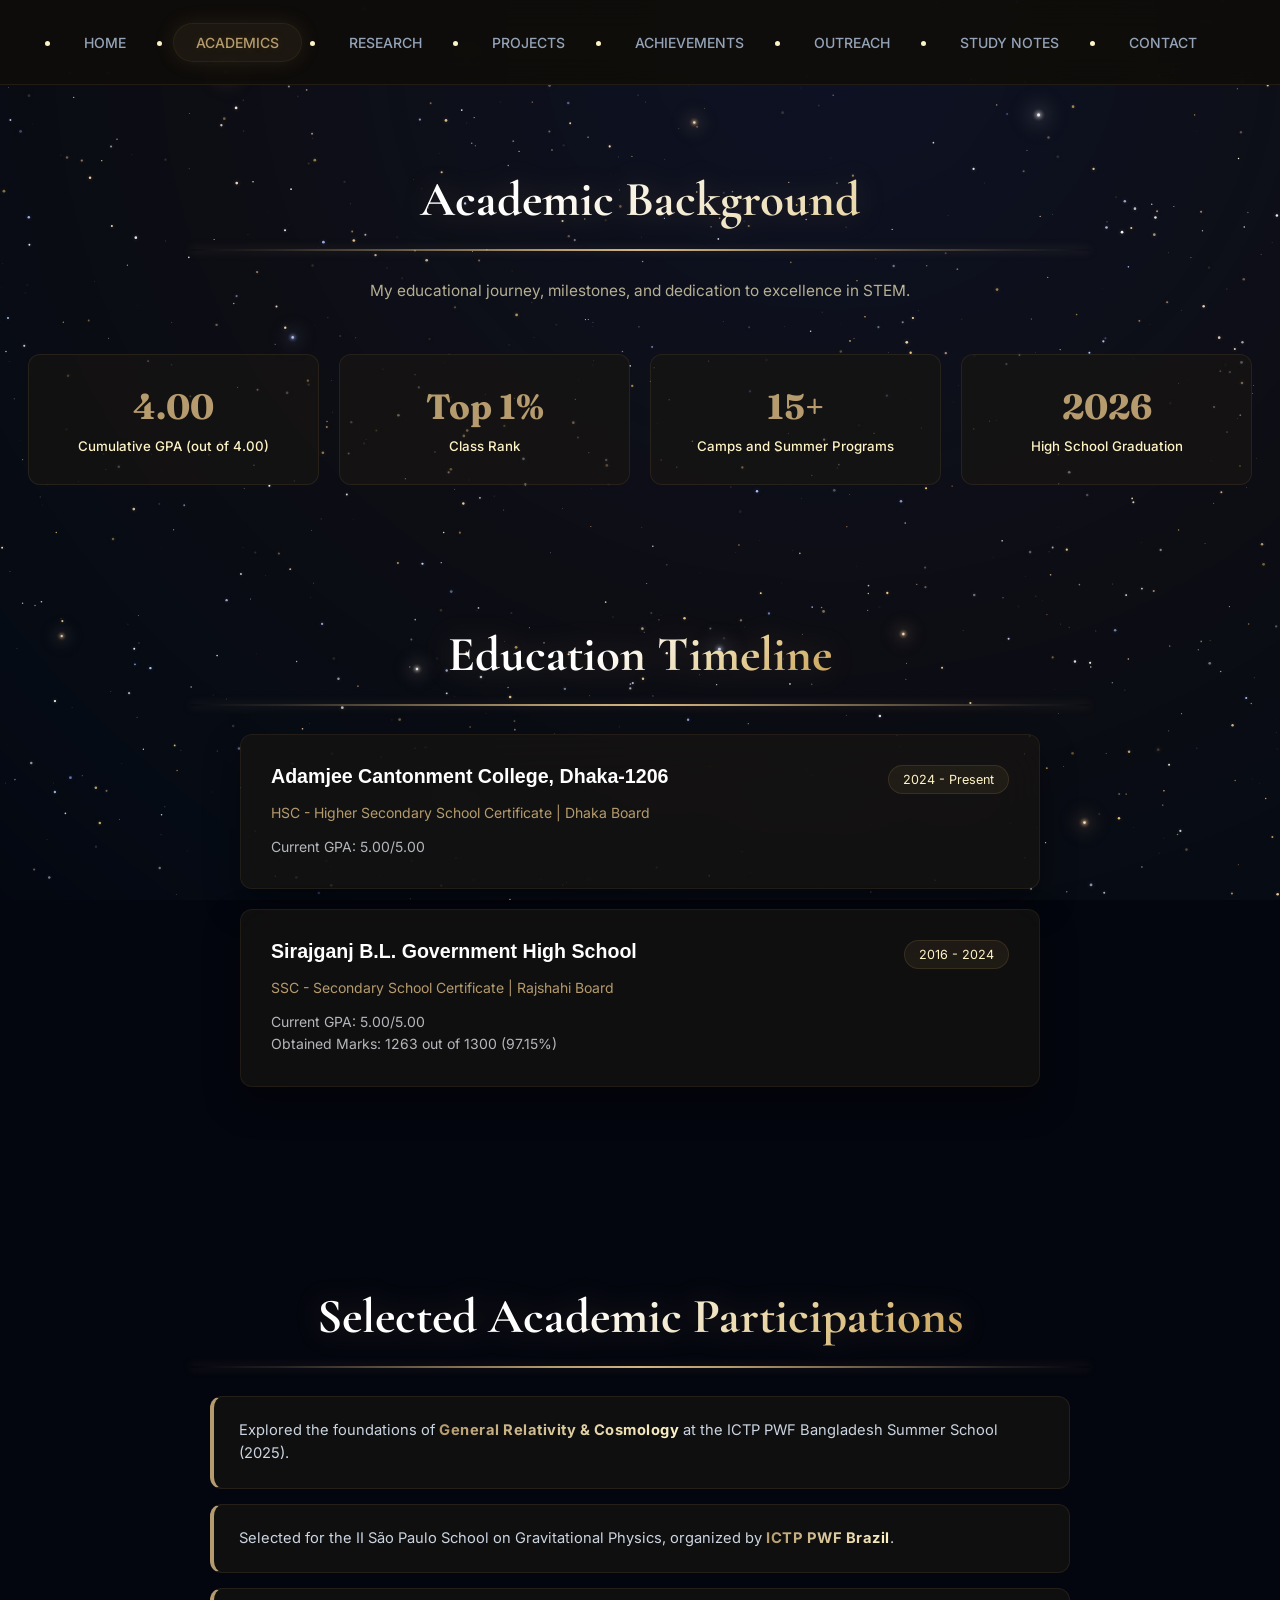
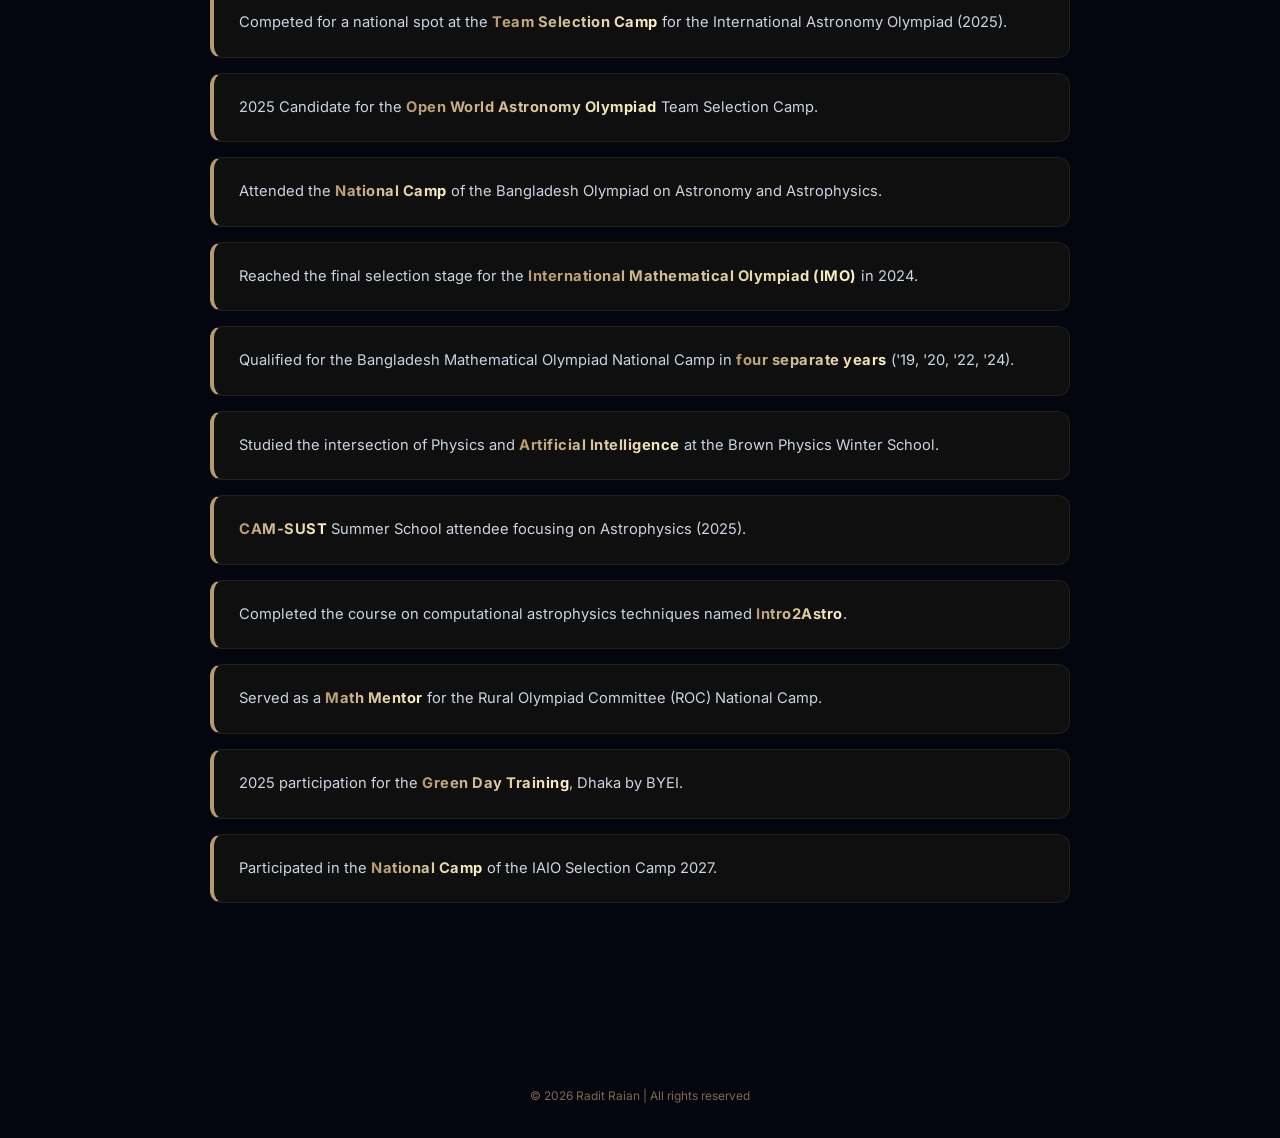
<file: academics.html>
<!DOCTYPE html>
<html lang="en">
<head>
  <meta charset="UTF-8">
  <meta name="viewport" content="width=device-width, initial-scale=1.0">
  <title>Academics | Radit Raian</title>

  <link rel="icon" type="image/png" href="https://i.postimg.cc/Qx4C6gTV/orion.png">

  <link rel="preconnect" href="https://fonts.googleapis.com">
  <link rel="preconnect" href="https://fonts.gstatic.com" crossorigin>
  <link href="https://fonts.googleapis.com/css2?family=Orbitron:wght@400;500;700;900&family=Rajdhani:wght@300;400;500;600;700&display=swap" rel="stylesheet">
  <link href="https://fonts.googleapis.com/css2?family=Inter:wght@400;500;700&family=Roboto:wght@400;700&display=swap" rel="stylesheet">

  <link rel="stylesheet" href="styles.css">
</head>
<body>

  <canvas id="cosmos-engine"></canvas>

  <div class="aurora-wrap">
    <div class="aurora-wave"></div>
  </div>

  <header class="top-panel">
    <nav class="nav-inner">
      <ul class="nav-list" id="nav-list">
        <li><a href="index.html"        class="nav-link">HOME</a></li>
        <li><a href="academics.html"    class="nav-link active">ACADEMICS</a></li>
        <li><a href="research.html"     class="nav-link">RESEARCH</a></li>
        <li><a href="projects.html"     class="nav-link">PROJECTS</a></li>
        <li><a href="achievements.html" class="nav-link">ACHIEVEMENTS</a></li>
        <li><a href="outreach.html"     class="nav-link">OUTREACH</a></li>
        <li><a href="studynotes.html"   class="nav-link">STUDY&nbsp;NOTES</a></li>
        <li><a href="contact.html"      class="nav-link">CONTACT</a></li>
      </ul>
      <button class="nav-hamburger" id="nav-toggle" aria-label="Toggle menu">
        <span></span><span></span><span></span>
      </button>
    </nav>
  </header>
  <div class="nav-overlay" id="nav-overlay"></div>

  <main style="padding-top: 100px;">

    <section class="academic-hero active">
      <h1 class="hero-title">Academic Background</h1>
      <div class="hero-underline"></div>
      <p class="hero-subtitle">
        My educational journey, milestones, and dedication to excellence in STEM.
      </p>

      <div class="stats-grid">
        <div class="stat-card">
          <div class="stat-number">4.00</div>
          <div class="stat-label">Cumulative GPA (out of 4.00)</div>
        </div>
        <div class="stat-card">
          <div class="stat-number">Top 1%</div>
          <div class="stat-label">Class Rank</div>
        </div>
        <div class="stat-card">
          <div class="stat-number">15+</div>
          <div class="stat-label">Camps and Summer Programs</div>
        </div>
        <div class="stat-card">
          <div class="stat-number">2026</div>
          <div class="stat-label">High School Graduation</div>
        </div>
      </div>
    </section>

    <section id="education" class="active" style="margin-top: 0px;">
      <div class="section-header-center">
        <h2 class="section-title">Education Timeline</h2>
        <div class="hero-underline"></div>
      </div>

      <div class="education-container">

        <div class="edu-card">
          <div class="edu-header">
            <div class="edu-info">
              <h3>Adamjee Cantonment College, Dhaka-1206</h3>
            </div>
            <div class="edu-date">2024 - Present</div>
            <div class="edu-degree">
              HSC - Higher Secondary School Certificate | Dhaka Board
            </div>
          </div>
          <p class="edu-desc">Current GPA: 5.00/5.00</p>
        </div>

        <div class="edu-card">
          <div class="edu-header">
            <div class="edu-info">
              <h3>Sirajganj B.L. Government High School</h3>
            </div>
            <div class="edu-date">2016 - 2024</div>
            <div class="edu-degree">
              SSC - Secondary School Certificate | Rajshahi Board
            </div>
          </div>
          <p class="edu-desc">
            Current GPA: 5.00/5.00 <br>
            Obtained Marks: 1263 out of 1300 (97.15%)
          </p>
        </div>

      </div>
    </section>

    <section id="participations" class="active" style="margin-top: 60px; margin-bottom: 80px;">
      <div class="section-header-center">
        <h2 class="section-title">Selected Academic Participations</h2>
        <div class="hero-underline"></div>
      </div>

      <div class="participation-container">

        <div class="part-card">
          <p class="part-text">
            Explored the foundations of <span class="gradient-text">General Relativity &amp; Cosmology</span> at the ICTP PWF Bangladesh Summer School (2025).
          </p>
        </div>

        <div class="part-card">
          <p class="part-text">
            Selected for the II São Paulo School on Gravitational Physics, organized by <span class="gradient-text">ICTP PWF Brazil</span>.
          </p>
        </div>

        <div class="part-card">
          <p class="part-text">
            Competed for a national spot at the <span class="gradient-text">Team Selection Camp</span> for the International Astronomy Olympiad (2025).
          </p>
        </div>

        <div class="part-card">
          <p class="part-text">
            2025 Candidate for the <span class="gradient-text">Open World Astronomy Olympiad</span> Team Selection Camp.
          </p>
        </div>

        <div class="part-card">
          <p class="part-text">
            Attended the <span class="gradient-text">National Camp</span> of the Bangladesh Olympiad on Astronomy and Astrophysics.
          </p>
        </div>

        <div class="part-card">
          <p class="part-text">
            Reached the final selection stage for the <span class="gradient-text">International Mathematical Olympiad (IMO)</span> in 2024.
          </p>
        </div>

        <div class="part-card">
          <p class="part-text">
            Qualified for the Bangladesh Mathematical Olympiad National Camp in <span class="gradient-text">four separate years</span> ('19, '20, '22, '24).
          </p>
        </div>

        <div class="part-card">
          <p class="part-text">
            Studied the intersection of Physics and <span class="gradient-text">Artificial Intelligence</span> at the Brown Physics Winter School.
          </p>
        </div>

        <div class="part-card">
          <p class="part-text">
            <span class="gradient-text">CAM-SUST</span> Summer School attendee focusing on Astrophysics (2025).
          </p>
        </div>

        <div class="part-card">
          <p class="part-text">
            Completed the course on computational astrophysics techniques named <span class="gradient-text">Intro2Astro</span>.
          </p>
        </div>

        <div class="part-card">
          <p class="part-text">
            Served as a <span class="gradient-text">Math Mentor</span> for the Rural Olympiad Committee (ROC) National Camp.
          </p>
        </div>

        <div class="part-card">
          <p class="part-text">
            2025 participation for the <span class="gradient-text">Green Day Training</span>, Dhaka by BYEI.
          </p>
        </div>

        <div class="part-card">
          <p class="part-text">
            Participated in the <span class="gradient-text">National Camp</span> of the IAIO Selection Camp 2027.
          </p>
        </div>

      </div>
    </section>

  </main>

  <footer>© 2026 Radit Raian | All rights reserved</footer>

  <script src="script.js"></script>
</body>
</html>
</file>
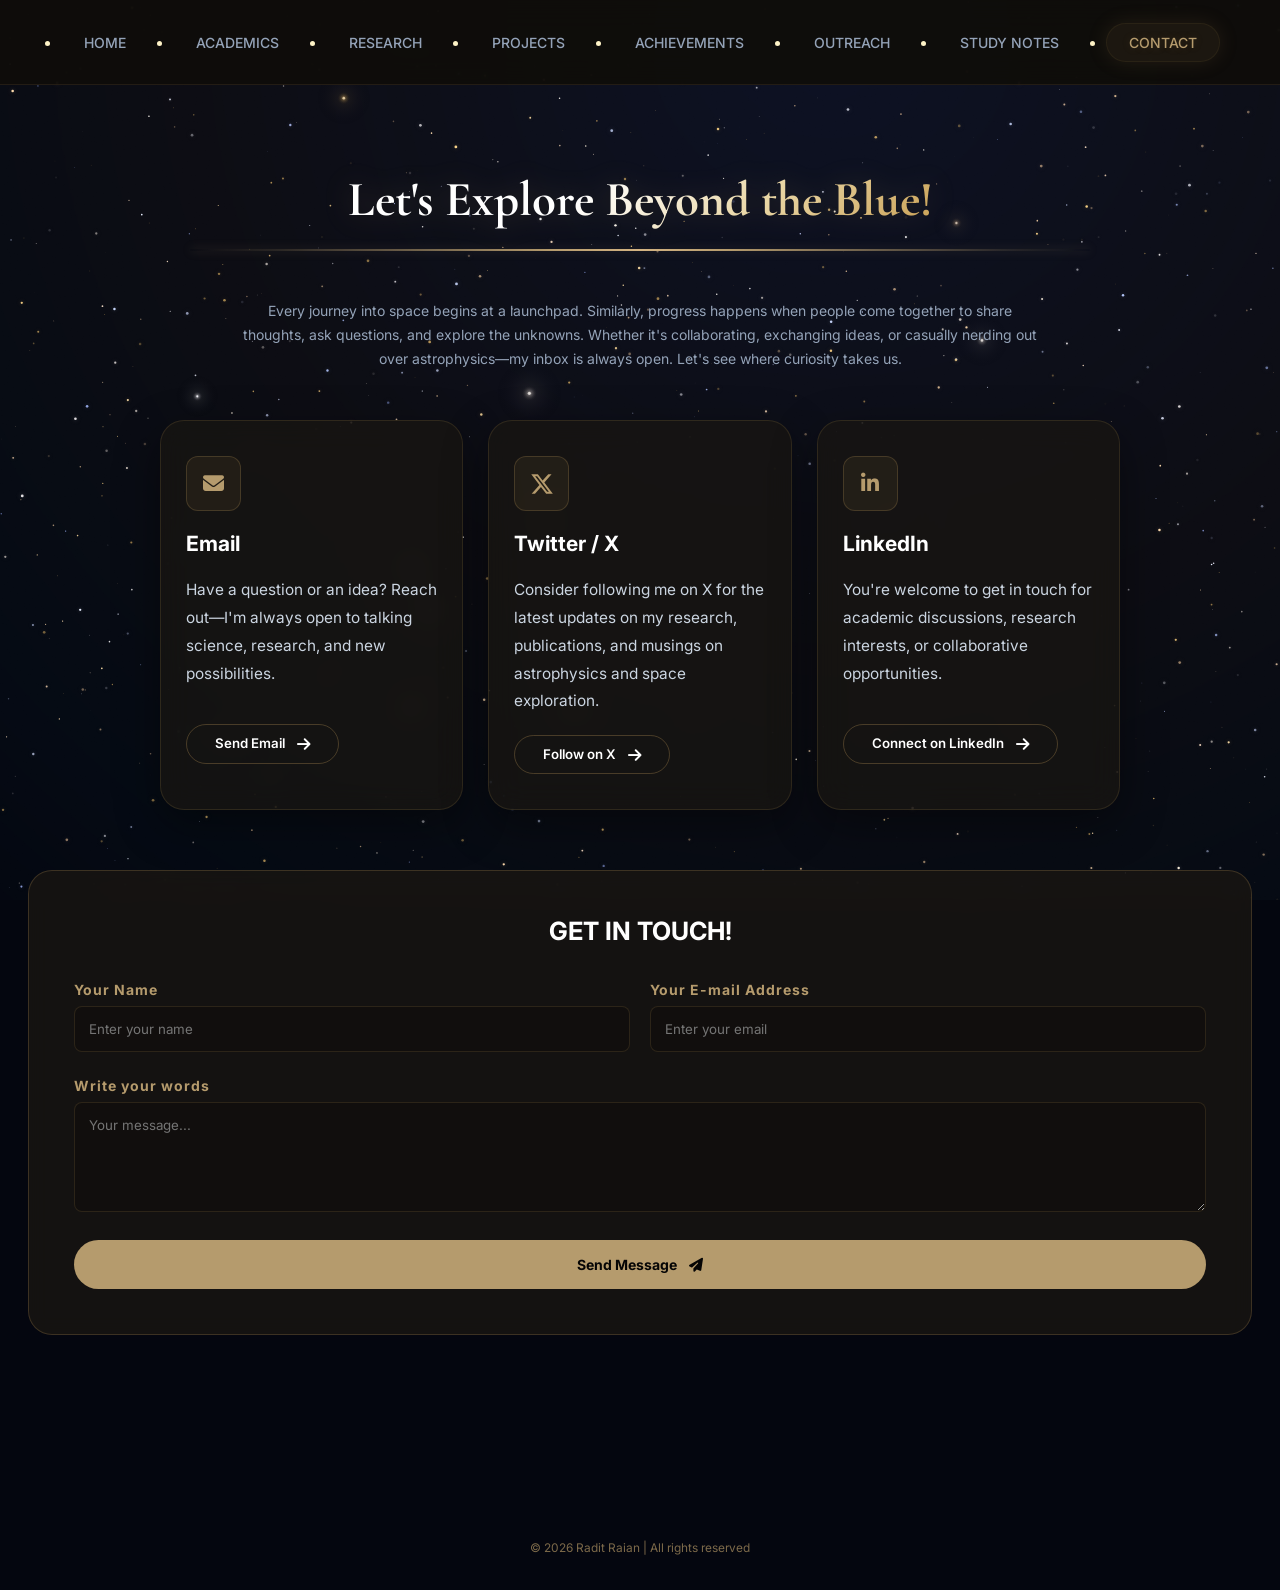
<file: contact.html>
<!DOCTYPE html>
<html lang="en">
<head>
  <meta charset="UTF-8">
  <meta name="viewport" content="width=device-width, initial-scale=1.0">
  <title>Contact | Radit Raian</title>
  
  <link rel="icon" type="image/png" href="https://i.postimg.cc/Qx4C6gTV/orion.png">

  <link rel="preconnect" href="https://fonts.googleapis.com">
  <link rel="preconnect" href="https://fonts.gstatic.com" crossorigin>
  <link href="https://fonts.googleapis.com/css2?family=Orbitron:wght@400;500;700;900&family=Rajdhani:wght@300;400;500;600;700&display=swap" rel="stylesheet">
  <link href="https://fonts.googleapis.com/css2?family=Inter:wght@400;500;700&family=Roboto:wght@400;700&display=swap" rel="stylesheet">
  
  <link rel="stylesheet" href="https://cdnjs.cloudflare.com/ajax/libs/font-awesome/6.4.0/css/all.min.css">
  
  <link rel="stylesheet" href="styles.css">

  <style>
    @media (max-width: 768px) {
      .contact-card {
        display: flex;
        flex-direction: column;
        align-items: center;
        text-align: center;
      }
      .card-icon-wrap {
        margin-left: auto;
        margin-right: auto;
      }
      .contact-card h3 {
        text-align: center;
      }
      .contact-card .card-description {
        text-align: center;
      }
      .contact-card .btn-beyond-outline {
        align-self: center;
        margin-left: auto;
        margin-right: auto;
      }
    }
  </style>

</head>
<body>

  <canvas id="cosmos-engine"></canvas>
  
  <div class="aurora-wrap">
    <div class="aurora-wave"></div>
  </div>

  <header class="top-panel">
    <nav class="nav-inner">
      <ul class="nav-list" id="nav-list">
        <li><a href="index.html" class="nav-link">HOME</a></li>
        <li><a href="academics.html" class="nav-link">ACADEMICS</a></li>
        <li><a href="research.html" class="nav-link">RESEARCH</a></li>
        <li><a href="projects.html" class="nav-link">PROJECTS</a></li>
        <li><a href="achievements.html" class="nav-link">ACHIEVEMENTS</a></li>
        <li><a href="outreach.html" class="nav-link">OUTREACH</a></li>
        <li><a href="studynotes.html" class="nav-link">STUDY&nbsp;NOTES</a></li>
        <li><a href="contact.html" class="nav-link active">CONTACT</a></li>
      </ul>
      <button class="nav-hamburger" id="nav-toggle" aria-label="Toggle menu">
        <span></span><span></span><span></span>
      </button>
    </nav>
  </header>
  <div class="nav-overlay" id="nav-overlay"></div>

  <main style="padding-top: 100px; padding-bottom: 100px;"> 
    <section id="contact-hub" class="active">
      
      <div class="section-header-center">
        <h2 class="section-title">Let's Explore Beyond the Blue!</h2>
        <div class="hero-underline"></div>
        <p class="contact-lead-text">
          Every journey into space begins at a launchpad. Similarly, progress happens when people come together to share thoughts, ask questions, and explore the unknowns. Whether it's collaborating, exchanging ideas, or casually nerding out over astrophysics—my inbox is always open. Let's see where curiosity takes us.
        </p>
      </div>

      <div class="contact-container">
        <div class="contact-cards-grid">
          
          <div class="contact-card">
            <div class="card-icon-wrap"><i class="fa-solid fa-envelope"></i></div>
            <h3>Email</h3>
            <p class="card-description">
              Have a question or an idea? Reach out—I'm always open to talking science, research, and new possibilities.
            </p>
            <br>
            <a href="mailto:raditraian1107@gmail.com" class="btn-beyond-outline">
              Send Email <i class="fa-solid fa-arrow-right"></i>
            </a>
          </div>

          <div class="contact-card">
            <div class="card-icon-wrap">
              <svg xmlns="http://www.w3.org/2000/svg" width="24" height="24" viewBox="0 0 24 24" fill="#b59b6d">
                <path d="M18.244 2.25h3.308l-7.227 8.26 8.502 11.24H16.17l-5.214-6.817L4.99 21.75H1.68l7.73-8.835L1.25 2.25h6.634l4.704 6.22 5.656-6.22zM17.083 19.77h1.833L7.084 4.126H5.117L17.083 19.77z"/>
              </svg>
            </div>
            <h3>Twitter / X</h3>
            <p class="card-description">
              Consider following me on X for the latest updates on my research, publications, and musings on astrophysics and space exploration.
            </p> 
            <a href="https://x.com/iam_radit_raian" target="_blank" class="btn-beyond-outline">
              Follow on X <i class="fa-solid fa-arrow-right"></i>
            </a>
          </div>

          <div class="contact-card">
            <div class="card-icon-wrap"><i class="fa-brands fa-linkedin-in"></i></div>
            <h3>LinkedIn</h3>
            <p class="card-description">
              You're welcome to get in touch for academic discussions, research interests, or collaborative opportunities.
            </p>
            <br>
            <a href="https://www.linkedin.com/in/raditraian/" target="_blank" class="btn-beyond-outline">
              Connect on LinkedIn <i class="fa-solid fa-arrow-right"></i>
            </a>
          </div>

        </div>
      </div>

      <div class="form-wrapper">
        <div class="form-header">
          <h3>GET IN TOUCH!</h3>
        </div>

        <form action="https://formspree.io/f/mgoyqlnw" method="POST" class="neural-form">
          <div class="input-row">
            <div class="input-group">
              <label>Your Name</label>
              <input type="text" name="name" placeholder="Enter your name" required>
            </div>
            <div class="input-group">
              <label>Your E-mail Address</label>
              <input type="email" name="email" placeholder="Enter your email" required>
            </div>
          </div>

          <div class="input-group">
            <label>Write your words</label>
            <textarea name="message" rows="5" placeholder="Your message..." required></textarea>
          </div>

          <button type="submit" class="transmit-btn">
            Send Message <i class="fa-solid fa-paper-plane"></i>
          </button>
        </form>
      </div>

    </section>
  </main>

  <script src="script.js"></script>

</body>

<footer>© 2026 Radit Raian | All rights reserved</footer>

</html>
</file>
<file: styles.css>
@import url('https://fonts.googleapis.com/css2?family=Cormorant+Garamond:wght@600;700;800&display=swap');
@import url('https://fonts.googleapis.com/css2?family=Fraunces:opsz,wght@9..144,700;9..144,900&display=swap');

/* ==========================================================================
   1. CORE RESET & GLOBAL (REFINED ANTIQUE GOLD)
   ========================================================================== */
* { 
    margin: 0; 
    padding: 0; 
    box-sizing: border-box; 
}

html {
    width: 100%; 
    min-height: 100%;
    background: #04060f; /* Deep space navy — more atmospheric than pure black */
    font-size: 14px; /* Standard base for rem scaling */
    font-family: 'Inter', sans-serif; 
    scroll-behavior: smooth;
    overflow-x: hidden;
}

body {
    width: 100%; 
    min-height: 100%;
    background: transparent; 
    color: #fef3c7; /* Soft parchment text */
}


/* ==========================================================================
   2. CANVAS & AURORA (DUSK AMBER BLOOM)
   ========================================================================== */
#cosmos-engine {
    position: fixed; 
    top: 0; 
    left: 0;
    width: 100vw; 
    height: 100vh;
    z-index: -1; 
    display: block;
}

/* ── 7. FILM GRAIN OVERLAY ── */
body::before {
    content: '';
    position: fixed;
    inset: 0;
    z-index: 0;
    pointer-events: none;
    background-image: url("data:image/svg+xml,%3Csvg xmlns='http://www.w3.org/2000/svg' width='200' height='200'%3E%3Cfilter id='grain'%3E%3CfeTurbulence type='fractalNoise' baseFrequency='0.85' numOctaves='4' stitchTiles='stitch'/%3E%3CfeColorMatrix type='saturate' values='0'/%3E%3C/filter%3E%3Crect width='200' height='200' filter='url(%23grain)' opacity='0.08'/%3E%3C/svg%3E");
    background-repeat: repeat;
    background-size: 200px 200px;
    opacity: 1;
    mix-blend-mode: overlay;
}

/* ── 8. VIGNETTE — sides only, fades in on scroll via JS class ── */
body::after {
    content: '';
    position: fixed;
    inset: 0;
    z-index: 0;
    pointer-events: none;
    background: linear-gradient(
        to right,
        rgba(1, 2, 8, 0.72) 0%,
        transparent 18%,
        transparent 82%,
        rgba(1, 2, 8, 0.72) 100%
    );
    opacity: 0;
    transition: opacity 0.6s ease;
}
body.scrolled::after {
    opacity: 1;
}

/* ── 9. HORIZON GLOW ── */
.horizon-glow {
    position: fixed;
    bottom: 0;
    left: 0;
    width: 100%;
    height: 280px;
    pointer-events: none;
    z-index: 0;
    background: linear-gradient(
        to top,
        rgba(154, 100, 30, 0.13) 0%,
        rgba(80, 50, 120, 0.07) 40%,
        transparent 100%
    );
    mask-image: linear-gradient(to top, black 0%, transparent 100%);
    -webkit-mask-image: linear-gradient(to top, black 0%, transparent 100%);
}

.aurora-wrap {
    position: fixed; 
    top: 0; 
    left: 0;
    width: 100%; 
    height: 100%;
    pointer-events: none; 
    overflow: hidden;
    z-index: -2; 
}

.aurora-wave {
    position: absolute;
    top: -25%; 
    left: -25%;
    width: 150%; 
    height: 150%;
    /* Multi-tone nebula — blue-violet + amber + teal */
    background: radial-gradient(
        ellipse at 60% 20%,
        rgba(96, 130, 250, 0.09) 0%,
        rgba(154, 124, 73, 0.06) 40%,
        rgba(20, 120, 140, 0.04) 65%,
        transparent 80%
    );
    filter: blur(40px);
    animation: auroraPulse 18s ease-in-out infinite alternate;
    will-change: transform, opacity;
    transform: translateZ(0); 
    pointer-events: none;
}

@keyframes auroraPulse {
    0%   { transform: scale(1) rotate(0deg);     opacity: 0.4; }
    33%  { transform: scale(1.08) rotate(3deg);  opacity: 0.65; }
    66%  { transform: scale(0.96) rotate(-2deg); opacity: 0.5; }
    100% { transform: scale(1.12) rotate(5deg);  opacity: 0.7; }
}

@keyframes auroraMove {
    0% { transform: rotate(0deg) translateX(0); }
    50% { transform: rotate(25deg) translateX(60px); }
    100% { transform: rotate(0deg) translateX(0); }
}


/* ==========================================================================
   3. HEADER NAVIGATION (ANTIQUE GLASS)
   ========================================================================== */
header.top-panel {
    position: fixed; 
    top: 0; 
    left: 0;
    width: 100%; 
    height: 85px;
    background: rgba(15, 13, 10, 0.94); /* Warm dark panel */
    backdrop-filter: blur(15px);
    -webkit-backdrop-filter: blur(15px);
    border-bottom: 1px solid rgba(154, 124, 73, 0.15); /* Faded metallic edge */
    display: flex; 
    justify-content: center; 
    align-items: center;
    z-index: 1000;
}

.nav-list { 
    display: flex; 
    gap: 24px; 
}

.nav-link {
    color: #94a3b8; 
    text-decoration: none; 
    font-weight: 500;
    padding: 10px 22px; 
    border-radius: 50px;
    transition: color 0.4s ease, background 0.4s ease, box-shadow 0.4s ease, text-shadow 0.4s ease;
    /* Transparent border prevents layout shift on hover */
    border: 1px solid transparent;
    display: inline-block;
}

.nav-link.active, .nav-link:hover {
    color: #b59b6d;
    background: rgba(154, 124, 73, 0.1);
    box-shadow: 0 0 20px rgba(154, 124, 73, 0.15);
    border: 1px solid rgba(154, 124, 73, 0.1);
    text-shadow: 0 0 10px rgba(154, 124, 73, 0.2);
}


/* ==========================================================================
   4. HERO SECTION (FADED GLOW)
   ========================================================================== */
#hero { 
    min-height: 100vh; 
    display: flex; 
    align-items: center; 
    justify-content: center; 
    padding-top: 85px; 
    max-width: 1400px; 
    margin: 0 auto; 
}

.hero-grid { 
    display: grid; 
    grid-template-columns: 1.2fr 0.8fr; 
    gap: 60px; 
    align-items: center; 
    width: 100%; 
    padding: 0 2rem; 
}

.hero-text-content { 
    text-align: left; 
}

.name-title { 
    font-size: clamp(2.8rem, 6vw, 4.5rem); 
    font-weight: 700; 
    margin-bottom: 8px; 
    color: #ffffff; 
    letter-spacing: -1.5px; 
    text-shadow: 0 0 25px rgba(154, 124, 73, 0.3); /* */
}

.subtitle { 
    font-size: 1.4rem; 
    color: #b59b6d; /* Muted Antique Gold */
    font-weight: 500; 
    margin-bottom: 25px; 
    text-shadow: 0 0 15px rgba(154, 124, 73, 0.2); 
}

.title-divider { 
    width: 350px; 
    height: 3px; 
    margin: 0px 0 16px; 
    background: linear-gradient(90deg, transparent, #b59b6d, transparent); 
    opacity: 0.5;
}

.bio-text {
    font-family: 'Segoe UI', sans-serif; 
    font-weight: 300; 
    font-size: 1.05rem; 
    line-height: 1.5;
    color: rgba(242, 240, 231, 0.744); 
    text-align: justify;
    margin-top: 10px; 
    margin-bottom: 30px; 
    max-width: 600px;
}

.social-links { 
    display: flex; 
    gap: 15px; 
    margin-bottom: 30px; 
}

.social-btn {
    width: 42px; 
    height: 42px; 
    border-radius: 50%;
    background: rgba(255, 255, 255, 0.05); 
    border: 1px solid rgba(154, 124, 73, 0.2);
    display: flex; 
    justify-content: center; 
    align-items: center; 
    transition: all 0.3s ease; 
    color: #fff;
}

.social-btn:hover { 
    background: rgba(45, 40, 30, 0.5); 
    border-color: #b59b6d; 
    transform: translateY(-4px); 
    box-shadow: 0 10px 25px rgba(0, 0, 0, 0.3); 
}

.social-btn svg { 
    width: 20px; 
    height: 20px; 
    fill: currentColor; 
}

.hero-image-content { 
    display: flex; 
    justify-content: center; 
    align-items: center; 
}

.profile-wrapper { 
    width: 360px; 
    height: 360px; 
    border-radius: 50%; 
    transition: transform 0.5s ease; 
}

.profile-pic { 
    width: 100%; 
    height: 100%; 
    border-radius: 50%; 
    object-fit: cover; 
    border: 4px solid rgba(154, 124, 73, 0.25); 
    box-shadow: 0 20px 60px rgba(0, 0, 0, 0.7), 0 0 50px rgba(154, 124, 73, 0.15); 
}

.profile-wrapper:hover { 
    transform: scale(1.03); 
}


/* ==========================================================================
   5. SECTIONS & STATS 
   ========================================================================== */
section:not(#hero) { 
    max-width: 1400px; 
    margin: 0 auto; 
    padding: 5rem 2rem; /* Reduced from 100px to be more compact */
    opacity: 0; 
    transform: translateY(2rem); 
    transition: all 0.8s cubic-bezier(0.4, 0, 0.2, 1); 
}

section.active { 
    opacity: 1; 
    transform: translateY(0); 
}

.stats-group { 
    display: grid; 
    grid-template-columns: repeat(3, 1fr); 
    gap: 15px; 
    margin-bottom: 40px; 
    width: 100%;
}

.stat-tag {
    display: flex; 
    justify-content: center; 
    align-items: center;
    width: 100%;
    padding: 12px 10px; 
    border-radius: 50px;
    background: rgba(45, 40, 30, 0.5); /* */
    border: 1px solid rgba(154, 124, 73, 0.25); 
    font-family: 'Segoe UI', sans-serif; 
    font-size: 0.95rem; 
    font-weight: 600; 
    color: #b59b6d; /* */
    transition: all 0.3s ease;
    cursor: default;
}

.stat-tag:hover { 
    background: rgba(154, 124, 73, 0.12); 
    border-color: #b59b6d; 
    transform: translateY(-3px); 
    box-shadow: 0 8px 20px rgba(154, 124, 73, 0.1);
}

@media (max-width: 768px) {
    .stats-group {
        grid-template-columns: repeat(2, 1fr);
    }
}


/* ==========================================================================
   6. GRID & ANTIQUE GLASS CARDS
   ========================================================================== */
.grid { 
    display: grid; 
    grid-template-columns: repeat(auto-fit, minmax(320px, 1fr)); 
    gap: 30px; 
}

.item, .narrative-card, .edu-card { 
    background: rgba(25, 22, 18, 0.6) !important; /* Muted Espresso */
    backdrop-filter: blur(25px); 
    border-radius: 25px; 
    border: 1px solid rgba(154, 124, 73, 0.12) !important; 
    padding: 55px 40px; 
    text-align: center; 
    transition: all 0.5s ease; 
    box-shadow: 0 15px 35px rgba(0, 0, 0, 0.4);
}

.item:hover, .edu-card:hover { 
    transform: translateY(-12px); 
    border-color: rgba(154, 124, 73, 0.35) !important; 
    background: rgba(25, 22, 18, 0.7) !important;
    box-shadow: 0 25px 60px rgba(0, 0, 0, 0.6), 0 0 30px rgba(154, 124, 73, 0.08); 
}


/* ==========================================================================
   7. FOOTER & SCROLLBAR
   ========================================================================== */
footer { 
    text-align: center; 
    padding: 35px 0; 
    font-size: 0.85rem; 
    color: #7d6a4a; 
}

::-webkit-scrollbar { 
    width: 6px; 
}

::-webkit-scrollbar-track { 
    background: #050505; 
}

::-webkit-scrollbar-thumb { 
    background: linear-gradient(180deg, #b59b6d, #7d6a4a); 
    border-radius: 10px; 
}

::selection { 
    background: rgba(154, 124, 73, 0.2); 
    color: #fff; 
}


/* ==========================================================================
   8. RESPONSIVE & ACADEMICS
   ========================================================================== */
@media (max-width: 1024px) {
    .hero-grid { grid-template-columns: 1fr; text-align: center; gap: 40px; }
    .hero-text-content { text-align: center; align-items: center; }
    .social-links, .stats-group { justify-content: center; }
    .hero-image-content { order: -1; }
    .profile-wrapper { width: 300px; height: 300px; }
}

section.active {
    opacity: 1 !important;
    transform: translateY(0) !important;
    visibility: visible !important;
}

/* edu-info, edu-degree, edu-date, edu-desc — defined in the EDUCATION SECTION below */

/* ==========================================================================
   CV SECTION & RESEARCH GRID (REFINED ANTIQUE GOLD)
   ========================================================================== */

/* --- 1. KILL THE SECTION GAP --- */
#cv-section-wrapper {
    padding-top: 0 !important;   /* Overrides the global 100px padding */
    margin-top: -60px !important; /* Pulls it up into the Research Interest section's bottom gap */
}

/* --- 2. THE CARD (Centering & Proximity) --- */
.cv-status-card {
    display: flex !important;
    flex-direction: column !important;
    align-items: center !important;
    justify-content: center !important;
    max-width: 800px;
    margin: 0 auto !important;
    padding: 0 !important;      /* Removes internal space inside the card */
    background: transparent;    /* Makes it look seamless with the starfield */
    border: none;               /* Removes border so only the big button shows */
}

/* --- 3. THE BIG BUTTON (Antique Gold Re-skin) --- */
.btn-beyond {
    display: inline-flex !important;   /* Centers icon and text */
    align-items: center !important;    /* Pulls icon down to text center */
    justify-content: center !important;
    gap: 15px;                         
    padding: 18px 45px;                /* Larger hit-area */
    background: #b59b6d;               /* Muted Antique Gold */
    color: #050505 !important;         /* Dark contrast for premium look */
    border-radius: 50px;
    text-decoration: none !important;
    font-family: 'Segoe UI', sans-serif;
    font-weight: 700;
    font-size: 1.15rem;                /* Bigger font for better visibility */
    line-height: 1 !important;         /* Deletes ghost spacing */
    transition: all 0.3s ease;
    box-shadow: 0 0 20px rgba(181, 155, 109, 0.3);
}

.btn-beyond i {
    font-size: 1.4rem;
    display: flex !important;
    align-items: center !important;
    line-height: 0 !important;         /* Mathematical centering */
    margin-top: 1px !important;
}

.btn-beyond:hover {
    background: #c9b084;               /* Lighter gold hover state */
    transform: translateY(-3px);
    box-shadow: 0 10px 25px rgba(181, 155, 109, 0.5);
}

/* --- Research Grid Layout --- */
.research-initiative-grid {
    display: grid;
    grid-template-columns: repeat(3, 1fr);
    gap: 30px;
    max-width: 1200px;
    margin: 40px auto;
    padding: 0 20px;
}

/* --- The Research Card (Espresso Glass) --- */
.research-box {
    background: rgba(25, 22, 18, 0.6);
    border: 1px solid rgba(154, 124, 73, 0.15);
    border-radius: 1.25rem;
    overflow: hidden;
    transition: all 0.3s ease;
    display: flex;
    flex-direction: column;
}

.research-box:hover {
    transform: translateY(-10px);
    border-color: #b59b6d; /* Muted Gold glow on hover */
    box-shadow: 0 15px 40px rgba(0, 0, 0, 0.6), inset 0 0 15px rgba(154, 124, 73, 0.05);
}

/* --- Top Image Styling --- */
.box-image-wrap {
    width: 100%;
    height: 180px;
    overflow: hidden;
    border-bottom: 1px solid rgba(154, 124, 73, 0.15);
}

.box-image-wrap img {
    width: 100%;
    height: 100%;
    object-fit: cover; /* Ensures image fills space without stretching */
    filter: none !important; /* Ensuring no image filters are applied as per order */
    transition: transform 0.5s ease;
}

.research-box:hover .box-image-wrap img {
    transform: scale(1.1); /* Subtle zoom on hover */
}

/* --- Internal Content --- */
.box-content {
    padding: 25px;
    text-align: center;
    display: flex;
    flex-direction: column;
    align-items: center;
}

.box-content h3 {
    font-family: 'Segoe UI', sans-serif;
    color: #ffffff;
    font-size: 1.4rem;
    margin-bottom: 12px;
}

.box-content p {
    color: #d1d5db; /* Desaturated grey for old-paper feel */
    font-size: 0.9rem;
    line-height: 1.5;
    margin-bottom: 20px;
    height: 60px; /* Keeps button alignment consistent */
}

/* --- The Main Floating Container --- */
.aesthetic-portfolio-box {
    max-width: 850px;
    margin: 30px auto;
    background: rgba(15, 15, 15, 0.7);
    backdrop-filter: blur(12px);
    border: 1px solid rgba(181, 155, 109, 0.2);
    border-radius: 16px;
    padding: 24px 28px;
    box-shadow: 0 25px 50px rgba(0, 0, 0, 0.5);
}

.box-main-title {
    font-family: 'Orbitron', sans-serif;
    color: #b59b6d;
    font-size: 1.5rem;
    text-transform: uppercase;
    letter-spacing: 3px;
    margin-bottom: 40px;
    text-align: center;
    border-bottom: 1px solid rgba(181, 155, 109, 0.1);
    padding-bottom: 20px;
}

/* --- The Cards --- */
.appointment-card {
    display: flex;
    gap: 20px;
    align-items: center;
    transition: all 0.4s ease;
}

.appointment-visual {
    flex: 0 0 260px;
    aspect-ratio: 16 / 9;
    border-radius: 10px;
    overflow: hidden;
    position: relative;
    border: 1px solid rgba(255, 255, 255, 0.05);
}

.appointment-visual img {
    width: 100%;
    height: 100%;
    object-fit: cover;
}

/* --- Content Styling --- */
.appointment-details {
    flex: 1;
}

.header-row {
    display: flex;
    justify-content: space-between;
    align-items: baseline;
    margin-bottom: 5px;
}

.position-name {
    color: #ffffff;
    font-family: 'Rajdhani', sans-serif;
    font-size: 1.3rem;
    font-weight: 700;
}

.time-stamp {
    color: #b59b6d;
    font-size: 0.75rem;
    font-family: 'Cinzel', sans-serif;
    opacity: 0.8;
}

.institution-name {
    color: #d4bd8a;
    font-size: 1rem;
    font-weight: 500;
    margin-bottom: 12px;
}

.appointment-description {
    color: #929191;
    font-style: italic;
    font-size: 0.95rem;
    line-height: 1.5;
}

/* --- Decorative Elements --- */
.divider-line {
    height: 1px;
    background: linear-gradient(90deg, transparent, rgba(181, 155, 109, 0.2), transparent);
    margin: 30px 0;
}

.status-indicator {
    position: absolute;
    bottom: 10px;
    right: 10px;
    background: rgba(181, 155, 109, 0.9);
    color: #000;
    padding: 2px 8px;
    font-size: 0.65rem;
    font-weight: 900;
    border-radius: 3px;
    text-transform: uppercase;
}

/* Mobile Responsiveness */
@media (max-width: 700px) {
    .appointment-card {
        flex-direction: column;
        text-align: center;
    }
    .header-row {
        flex-direction: column;
        gap: 5px;
    }
    .appointment-visual {
        width: 100%;
    }
}

/* --- Mobile Responsiveness --- */
@media (max-width: 900px) {
    .research-initiative-grid {
        grid-template-columns: 1fr;
    }
}

/* ======================== EDUCATION SECTION (REFINED ANTIQUE GOLD) ======================== */

/* 1. The Container */
.education-container {
  display: flex;
  flex-direction: column;
  gap: 20px;
  max-width: 800px;
  margin: 0 auto;
}

/* 2. The Card Design */
.edu-card {
  background: rgba(25, 22, 18, 0.6); /* Muted Espresso Glass */
  border: 1px solid rgba(154, 124, 73, 0.15); /* Faded metallic edge */
  border-radius: 12px;
  padding: 30px;
  transition: all 0.3s ease;
  position: relative;
  overflow: hidden;
}

/* 3. Hover Effect (The Amber Glow) */
.edu-card:hover {
  background: rgba(154, 124, 73, 0.1);
  border-color: rgba(181, 155, 109, 0.4);
  transform: translateY(-5px);
  box-shadow: 0 10px 30px rgba(0, 0, 0, 0.5), inset 0 0 15px rgba(154, 124, 73, 0.05);
  align-items: flex-start; /* Ensures content pins to the left */
}

/* 4. Header Layout */
.edu-header {
  display: flex;
  justify-content: space-between;
  align-items: flex-start;
  margin-bottom: 15px;
  flex-wrap: wrap;
  gap: 10px;
}

.edu-info h3 {
  font-size: 1.4rem;
  color: #ffffff;
  margin-bottom: 5px;
  font-family: 'Segoe UI', sans-serif;
  font-weight: 700;
}

.edu-degree {
  color: #b59b6d; /* Muted Antique Gold */
  font-size: 1rem;
  font-family: 'Inter', sans-serif;
  text-align: left !important; /* Forces left alignment for all children */
}

/* 5. The Date Bubble */
.edu-date {
  font-size: 0.9rem;
  color: #fef3c7;
  background: rgba(154, 124, 73, 0.1);
  padding: 6px 14px;
  border-radius: 20px;
  border: 1px solid rgba(154, 124, 73, 0.2);
}

/* 6. Description Text */
.edu-desc {
  color: rgba(209, 213, 219, 0.85);
  font-size: 1rem;
  line-height: 1.6;
  text-align: left !important; /* Forces left alignment for all children */
}

/* ======================== ACADEMIC HERO HEADER ======================== */

.academic-hero {
  text-align: center;
  padding: 20px 20px;
  max-width: 1000px;
  margin: -40px auto 0 auto;
}

.hero-title {
  font-size: 3.5rem;
  font-weight: 900;
  margin: 0 auto 20px auto;
  font-family: 'Cormorant Garamond', 'Cormorant', Georgia, serif;
  text-align: center;
  display: block;
  background: linear-gradient(135deg, #ffffff 0%, #ffffff 40%, #e8d5a3 70%, #c9a055 100%);
  -webkit-background-clip: text;
  -webkit-text-fill-color: transparent;
  background-clip: text;
  text-shadow: none;
  filter: drop-shadow(0 0 14px rgba(200, 160, 80, 0.2));
}

.hero-underline {
  width: 100%;
  max-width: 900px;
  height: 2px;
  background: linear-gradient(90deg, transparent 0%, rgba(181,155,109,0.18) 10%, #b59b6d 40%, #d4b483 50%, #b59b6d 60%, rgba(181,155,109,0.18) 90%, transparent 100%);
  margin: 0 auto 28px auto;
  border-radius: 0;
  box-shadow: 0 0 10px rgba(181,155,109,0.25);
}

.hero-subtitle {
  color: rgba(254, 243, 199, 0.7);
  font-size: 1.1rem;
  max-width: 600px;
  margin: 0 auto 50px auto;
  line-height: 1.6;
}

/* Stats Grid Layout */
.stats-grid {
  display: grid;
  grid-template-columns: repeat(auto-fit, minmax(200px, 1fr));
  gap: 20px;
}

/* Individual Stat Cards */
.stat-card {
  background: rgba(25, 22, 18, 0.6);
  border: 1px solid rgba(154, 124, 73, 0.15);
  padding: 30px 20px;
  border-radius: 12px;
  transition: all 0.3s ease;
}

.stat-card:hover {
  transform: translateY(-5px);
  border-color: #b59b6d;
  background: rgba(154, 124, 73, 0.1);
}

/* The Numbers */
.stat-number {
  font-size: 2.5rem;
  font-weight: 700;
  color: #b59b6d; /* Muted Gold */
  margin-bottom: 10px;
  font-family: 'Fraunces', Georgia, serif;
}

/* The Labels */
.stat-label {
  color: #fef3c7;
  font-size: 0.95rem;
  font-weight: 500;
}

/* ======================== FORCE CENTER FIX ======================== */

/* ==========================================================================
   PAGE HERO — single unified pattern for ALL main page title blocks
   Every page wraps its first <section> in class="page-hero-section"
   which handles the nav offset + consistent top spacing in one place.
   .section-header-center itself has NO margin-top so it never fights
   the surrounding layout.
   ========================================================================== */

.page-hero-section {
  padding-top: 120px !important;   /* nav (85px) + 35px breathing room */
  padding-bottom: 0 !important;
}

.section-header-center {
  width: 100% !important;
  display: flex !important;
  flex-direction: column !important;
  align-items: center !important;
  justify-content: center !important;
  text-align: center !important;
  margin-top: 0 !important;        /* no more per-page hacks */
}

/* Outreach has its own <main class="outreach-main"> with padding-top:110px
   so we only need a small nudge, not a full page-hero-section override */
.outreach-main .section-header-center {
  margin-top: 0 !important;
}

/* outreach-main already pads the top via its own CSS — cancel page-hero-section's pad */
.outreach-main .page-hero-section {
  padding-top: 0 !important;
}

/* Sub-section titles (Journal Talks, Professional Experience) — smaller, differentiated */
.section-sub-title {
  font-family: 'Cormorant Garamond', 'Cormorant', Georgia, serif;
  font-size: 2.4rem;
  font-weight: 700;
  color: #c8a96e;
  -webkit-text-fill-color: #c8a96e;
  text-align: center;
  margin: 0 auto 16px auto;
  display: block;
  letter-spacing: 0.04em;
}

.outreach-sub-header {
  margin-top: 72px !important;
}

/* Narrower, dimmer underline for sub-sections */
.sub-underline {
  max-width: 420px !important;
  opacity: 0.65;
  margin-bottom: 36px !important;
}

.section-header-center .section-title {
  font-size: 3.5rem !important;
  font-weight: 900 !important;
  text-align: center !important;
  margin: 0 auto 20px auto;
  display: inline-block !important;
  font-family: 'Cormorant Garamond', 'Cormorant', Georgia, serif !important;
  background: linear-gradient(135deg, #ffffff 0%, #ffffff 40%, #e8d5a3 70%, #c9a055 100%) !important;
  -webkit-background-clip: text !important;
  -webkit-text-fill-color: transparent !important;
  background-clip: text !important;
  filter: drop-shadow(0 0 14px rgba(200, 160, 80, 0.2));
}

.section-header-center .hero-underline {
  margin-left: auto !important;
  margin-right: auto !important;
  background: linear-gradient(90deg, transparent 0%, rgba(181,155,109,0.18) 10%, #b59b6d 40%, #d4b483 50%, #b59b6d 60%, rgba(181,155,109,0.18) 90%, transparent 100%) !important;
  width: 100% !important;
  max-width: 900px !important;
  height: 2px !important;
  border-radius: 0 !important;
  box-shadow: 0 0 10px rgba(181,155,109,0.25) !important;
}

/* ======================== PARTICIPATION LIST (ANTIQUE STYLE) ======================== */

.participation-container {
  max-width: 900px;
  margin: 0 auto;
  display: flex;
  flex-direction: column;
  gap: 15px;
  padding: 0 20px;
}

.part-card {
  background: rgba(25, 22, 18, 0.6);
  border: 1px solid rgba(154, 124, 73, 0.15);
  padding: 22px 25px;
  border-radius: 12px;
  border-left: 4px solid #b59b6d; /* Antique Gold Sidebar */
  transition: all 0.3s ease;
  position: relative;
  overflow: hidden;
}

.part-card:hover {
  background: rgba(154, 124, 73, 0.1);
  transform: translateX(10px);
  border-color: rgba(181, 155, 109, 0.4);
  box-shadow: 0 4px 20px rgba(0, 0, 0, 0.3);
}

.part-text {
  color: #cbd5e1;
  font-size: 1.05rem;
  line-height: 1.6;
  margin: 0;
  font-family: 'Inter', sans-serif;
}

.gradient-text {
  background: linear-gradient(90deg, #b59b6d, #fef3c7); /* Gold-to-Parchment Gradient */
  -webkit-background-clip: text;
  background-clip: text;
  -webkit-text-fill-color: transparent;
  color: transparent;
  font-weight: 700;
  font-family: 'Inter', sans-serif;
  letter-spacing: 0.5px;
}

/* ======================== VISIBLE NAVIGATION BAR ======================== */
.navbar {
  display: flex;
  justify-content: center;
  align-items: center;
  padding: 20px 0;
  position: fixed;
  width: 100%;
  top: 0;
  left: 0;
  z-index: 1000;
  background: rgba(15, 13, 10, 0.94); /* Warm Dark Panel */
  backdrop-filter: blur(15px);
  border-bottom: 1px solid rgba(154, 124, 73, 0.2); 
  box-shadow: 0 4px 20px rgba(0, 0, 0, 0.6);
}

/* ==========================================================================
   RESEARCH PAGE (FULL EXPANDED ANTIQUE GOLD THEME - NO IMAGE FILTERS)
   ========================================================================== */

/* --- 1. Top Introduction Box --- */
.research-intro-box {
    max-width: 900px;
    margin: 0 auto 50px auto;
    /* Muted Espresso Glass logic */
    background: rgba(25, 22, 18, 0.6); 
    border: 1px solid rgba(154, 124, 73, 0.15);
    padding: 30px;
    border-radius: 12px;
    text-align: center;
    color: #dbd7d1; /* Desaturated grey for old-paper feel */
    font-size: 1.1rem;
    line-height: 1.6;
    backdrop-filter: blur(5px);
    transition: all 0.4s ease;
}

.blue-highlight {
    /* Updated from blue to Antique Gold */
    color: #b59b6d; 
    font-weight: 700;
}

/* --- 2. The Main Card Container --- */
.project-long-card {
    max-width: 950px; 
    margin: 0 auto 40px auto;
    background: rgba(25, 22, 18, 0.75);
    /* Faded Gold Border logic */
    border: 1px solid rgba(154, 124, 73, 0.15); 
    border-radius: 16px;
    padding: 30px; 
    transition: all 0.3s ease;
    overflow: hidden;
    position: relative;
}

/* Hover Effect: Lifts up and soft amber glow */
.project-long-card:hover {
    border-color: rgba(181, 155, 109, 0.4);
    transform: translateY(-5px);
    box-shadow: 0 15px 40px rgba(0, 0, 0, 0.6), inset 0 0 20px rgba(154, 124, 73, 0.05);
}

/* --- 3. The Split Layout (Image Left, Text Right) --- */
.project-grid-layout {
    display: flex !important; 
    flex-direction: row;
    align-items: stretch;     
    gap: 35px;                
}

/* The Image Box column */
.project-img-col {
    flex: 0 0 320px; 
    border-radius: 12px;
    overflow: hidden;
    border: 1px solid rgba(154, 124, 73, 0.2);
    position: relative;
    min-height: 240px; 
}

.project-img {
    width: 100%;
    height: 100%;
    object-fit: cover; 
    /* EFFECT REMOVED: No sepia or brightness filters applied here */
    filter: none !important; 
    display: block;
    transition: transform 0.6s cubic-bezier(0.165, 0.84, 0.44, 1);
}

/* Image zooms slightly when you hover the card */
.project-long-card:hover .project-img {
    transform: scale(1.1);
}

/* The Text Content column */
.project-content-col {
    flex: 1; 
    display: flex;
    flex-direction: column;
    justify-content: center; 
}

/* --- 4. Typography & Details --- */
.project-title-group h3 {
    color: #ffffff;
    font-size: 1.8rem;
    margin: 0 0 5px 0;
    font-family: 'Segoe UI', sans-serif;
    font-weight: 700;
    letter-spacing: 0.5px;
    text-shadow: 0 0 15px rgba(154, 124, 73, 0.2);
}

.project-subtitle {
    /* Antique Gold Subtitle */
    color: #b59b6d; 
    font-size: 0.95rem;
    font-weight: 500;
    display: block;
    margin-bottom: 15px;
    font-family: 'Segoe UI', sans-serif;
    text-transform: uppercase;
    letter-spacing: 1.2px;
}

.project-description {
    color: #929191; 
    font-size: 1.05rem;
    line-height: 1.7;
    margin-bottom: 25px;
}

/* --- 5. Buttons (Synced with Antique Gold logic) --- */
.project-buttons {
    display: flex;
    gap: 15px;
    margin-top: auto; 
}

.btn-research, .btn-research-outline {
    padding: 10px 24px;
    border-radius: 30px;
    text-decoration: none;
    font-size: 0.9rem;
    font-weight: 600;
    transition: all 0.3s ease;
    font-family: 'Segoe UI', sans-serif;
    display: inline-flex;
    align-items: center;
    gap: 8px; 
    letter-spacing: 0.5px;
}

/* Primary Muted Gold Button */
.btn-research {
    border: 1px solid rgba(154, 124, 73, 0.4);
    color: #b59b6d;
    background: rgba(154, 124, 73, 0.08);
}

.btn-research:hover {
    background: #b59b6d;
    color: #050505; 
    transform: translateY(-2px);
    box-shadow: 0 5px 20px rgba(181, 155, 109, 0.3);
}

/* Secondary Outline Button */
.btn-research-outline {
    border: 1px solid rgba(154, 124, 73, 0.15);
    color: #fef3c7;
    background: transparent;
}

.btn-research-outline:hover {
    border-color: #b59b6d;
    color: #fef3c7;
    transform: translateY(-2px);
}

/* --- 6. Mobile Responsiveness --- */
@media (max-width: 850px) {
    .project-grid-layout {
        flex-direction: column !important;
        gap: 20px;
    }
    
    .project-img-col {
        width: 100%;
        flex: none;
        height: 220px; 
    }
    
    .project-long-card {
        padding: 25px;
    }
}

/* --- Floating Status Badge --- */
.status-badge {
    position: absolute;
    top: 20px;
    right: -30px;
    background: #b59b6d;
    color: #050505;
    padding: 5px 40px;
    font-size: 0.75rem;
    font-weight: 800;
    transform: rotate(45deg);
    z-index: 10;
    box-shadow: 0 2px 10px rgba(0,0,0,0.3);
    letter-spacing: 1px;
}

.status-badge.ongoing {
    background: linear-gradient(90deg, #b59b6d, #d4bd8a);
    animation: gold-pulse 2s infinite;
}

@keyframes gold-pulse {
    0% { opacity: 0.8; }
    50% { opacity: 1; box-shadow: 0 0 15px rgba(181, 155, 109, 0.4); }
    100% { opacity: 0.8; }
}

/* --- Contribution Bulletings --- */
.contribution-list {
    list-style: none;
    padding: 0;
    margin: 15px 0;
}

.contribution-list li {
    position: relative;
    padding-left: 25px;
    margin-bottom: 10px;
    color: #dbd7d1;
    font-size: 0.95rem;
    line-height: 1.5;
}

.contribution-list li::before {
    content: "▹";
    position: absolute;
    left: 0;
    color: #b59b6d;
    font-weight: bold;
}

/* Ensure the card is the anchor for the badge */
.project-long-card {
    position: relative;
    overflow: hidden; /* This clips the ribbon badge corners */
}

/* Floating effect for the whole card */
.research-internship {
    border-left: 4px solid #b59b6d !important;
}

/* ================= PROJECTS PAGE SPECIFIC (REFINED ANTIQUE GOLD) ================= */

.project-container {
    max-width: 1050px;
    margin: 0 auto;
    padding: 0 20px;
}

.project-feature-card {
    /* Muted Espresso Glass logic */
    background: rgba(25, 22, 18, 0.65);
    border: 1px solid rgba(154, 124, 73, 0.15);
    border-radius: 20px;
    padding: 40px;
    backdrop-filter: blur(12px);
    transition: all 0.4s ease;
}

/* Hover Effect: Soft Golden Lift */
.project-feature-card:hover {
    border-color: rgba(181, 155, 109, 0.4);
    transform: translateY(-5px);
    box-shadow: 0 15px 40px rgba(0, 0, 0, 0.6), inset 0 0 25px rgba(154, 124, 73, 0.05);
}

.project-feature-grid {
    display: grid;
    grid-template-columns: 1.1fr 0.9fr;
    gap: 40px;
    margin-bottom: 40px;
    align-items: start; 
}

/* --- Improved Image Box for Scientific Plots --- */
.project-img-box {
    position: relative;
    border-radius: 12px;
    overflow: hidden;
    border: 1px solid rgba(154, 124, 73, 0.25);
    background: rgba(0, 0, 0, 0.3); 
    height: auto; 
}

.feature-img {
    width: 100%;
    height: auto;
    display: block;
    object-fit: contain; 
    /* IMAGE FILTER REMOVED: Keeping plot data original and clear */
    filter: none !important; 
    transition: transform 0.4s ease;
}

.project-img-box:hover .feature-img {
    transform: scale(1.02); 
}

/* --- Accuracy Badge Refinement --- */
.accuracy-badge {
    position: absolute;
    top: 12px;
    right: 12px;
    /* Updated to Muted Antique Gold */
    background: #b59b6d; 
    color: #050505; /* Contrast color for readability */
    padding: 6px 14px;
    border-radius: 20px;
    font-family: 'Segoe UI', sans-serif;
    font-weight: 700;
    font-size: 0.85rem;
    box-shadow: 0 0 15px rgba(181, 155, 109, 0.3);
    z-index: 10;
}

/* --- Tool Tags --- */
.tool-tags {
    display: flex;
    flex-wrap: wrap;
    gap: 8px;
    margin: 15px 0;
}

.tool-tags span {
    background: rgba(154, 124, 73, 0.1);
    border: 1px solid rgba(154, 124, 73, 0.2);
    /* Faded Gold Text */
    color: #fef3c7; 
    padding: 4px 12px;
    border-radius: 6px;
    font-size: 0.8rem;
    font-weight: 600;
    font-family: 'Inter', sans-serif;
    letter-spacing: 0.5px;
}

/* --- Detail Columns --- */
.project-details-grid {
    display: grid;
    grid-template-columns: repeat(3, 1fr);
    gap: 25px;
    border-top: 1px solid rgba(154, 124, 73, 0.15);
    padding-top: 30px;
}

.detail-item h4 {
    /* Muted Antique Gold */
    color: #b59b6d; 
    font-family: 'Segoe UI', sans-serif;
    font-size: 1.15rem;
    margin-bottom: 12px;
    display: flex;
    align-items: center;
    gap: 8px;
    letter-spacing: 0.5px;
}

.detail-item ul {
    list-style: none;
    padding: 0;
}

.detail-item li {
    color: #ffffff; /* Desaturated grey for old-paper feel */
    font-size: 0.9rem;
    margin-bottom: 8px;
    display: flex;
    gap: 8px;
    line-height: 1.4;
}

.detail-item li::before {
    content: '▹';
    color: #ffffff; /* Golden bullet point */
    font-weight: bold;
}

.project-footer-note {
    margin-top: 30px;
    padding-top: 20px;
    border-top: 1px dotted rgba(154, 124, 73, 0.15);
    font-size: 0.85rem;
    color: #7d6a4a; /* Muted brown-gold */
    text-align: center;
}

/* --- Responsive Layout --- */
@media (max-width: 850px) {
    .project-feature-grid {
        grid-template-columns: 1fr;
        gap: 25px;
    }
    
    .project-details-grid {
        grid-template-columns: 1fr;
        gap: 20px;
    }
    
    .project-img-box {
        max-height: 300px; 
    }

    .project-feature-card {
        padding: 25px;
    }
}
/* ==========================================================================
   OUTREACH & EXPERIENCE (MUTED ANTIQUE GOLD THEME)
   ========================================================================== */

/* --- Greyish Cosmic Slate Theme (Refined to Deep Espresso) --- */
.outreach-page {
    background-color: #050505 !important; /* Deep black for gold contrast */
}

.outreach-main {
    padding-top: 100px;
    padding-bottom: 80px;
}

/* --- The Glowing Headline (Amber "Old Light" Glow) --- */
.talk-headline {
    font-family: 'Inter', sans-serif;
    font-size: 2.2rem !important; 
    font-weight: 800 !important;
    line-height: 1.1;
    color: #ffffff;
    margin-bottom: 20px;
    /* Soft Sepia Halo */
    text-shadow: 0 0 15px rgba(181, 155, 109, 0.4), 
                 0 0 30px rgba(181, 155, 109, 0.2);
}

.outreach-tag {
    color: #b59b6d; /* Muted Antique Gold */
    font-family: 'Segoe UI', sans-serif;
    font-weight: 700;
    font-size: 1.1rem;
    text-transform: uppercase;
    letter-spacing: 3px;
    margin-bottom: 5px;
    display: block;
}

/* --- Card Refinements (Espresso Glass) --- */
.featured-talk-card {
    display: flex;
    max-width: 1100px;
    margin: 0 auto 60px;
    /* Espresso Glass Tint */
    background: rgba(25, 22, 18, 0.6); 
    border: 1px solid rgba(154, 124, 73, 0.15);
    border-radius: 24px;
    overflow: hidden;
    backdrop-filter: blur(20px);
    box-shadow: 0 20px 50px rgba(0, 0, 0, 0.4);
}

.talk-image-box {
    flex: 1;
    min-height: 25px;
}

.talk-image-box img {
    width: 100%;
    height: 100%;
    object-fit: cover;
    filter: none !important; /* Keeping images original as per order */
}

.talk-details {
    flex: 1.4;
    padding: 50px;
    display: flex;
    flex-direction: column;
    justify-content: center;
}

/* --- Pulsing Timeline (Gold) --- */
.exp-timeline {
    border-left: 2px solid rgba(154, 124, 73, 0.15);
    padding-left: 30px;
    margin-left: 20px;
    max-width: 900px;
    margin: 0 auto;
}

.exp-marker.pulsing {
    position: absolute;
    left: -37px;
    top: 8px;
    width: 12px;
    height: 12px;
    background: #b59b6d; /* Golden marker pulse */
    border-radius: 50%;
    animation: markerPulse 2s infinite ease-in-out;
}

@keyframes markerPulse {
    0% { box-shadow: 0 0 0 0 rgba(181, 155, 109, 0.7); }
    70% { box-shadow: 0 0 0 12px rgba(181, 155, 109, 0); }
    100% { box-shadow: 0 0 0 0 rgba(181, 155, 109, 0); }
}

.role-title {
    color: #fef3c7; /* Soft parchment white */
    font-family: 'Segoe UI', sans-serif;
    font-weight: 700;
    margin-bottom: 10px;
    display: block;
}

.talk-description, .card-description, .note-description {
    line-height: 1.8 !important;   /* Increases space between text lines */
    margin-bottom: 20px !important; /* Space before the next element */
    font-size: 1.1rem !important; 
    color: #fef3c7;                /* Slightly softer white to reduce visual noise */
}

/* --- Large Experience Header --- */
.experience-header-large {
    font-family: 'Cormorant Garamond', 'Cormorant', Georgia, serif;
    font-size: 3.5rem !important;
    font-weight: 800;
    text-align: center;
    color: #ffffff;
    -webkit-text-fill-color: #ffffff;
    margin: 0 auto 20px auto;
    display: block;
}

/* --- Grid Container --- */
.glass-exp-grid {
    display: flex;
    flex-direction: column;
    gap: 35px;
    max-width: 1100px;
    margin: 0 auto;
    padding: 0 20px;
}

/* --- The Floating Glass Card (Espresso & Amber) --- */
.glass-exp-card {
    display: flex;
    background: rgba(25, 22, 18, 0.6); 
    border: 1px solid rgba(154, 124, 73, 0.15);
    border-radius: 25px;
    padding: 45px;
    backdrop-filter: blur(20px);
    transition: all 0.4s cubic-bezier(0.175, 0.885, 0.32, 1.275);
    box-shadow: 0 15px 35px rgba(0, 0, 0, 0.4);
}

.glass-exp-card:hover {
    transform: translateY(-10px) scale(1.01);
    border-color: #b59b6d; /* Antique Gold border glow */
    box-shadow: 0 20px 50px rgba(0, 0, 0, 0.6), inset 0 0 20px rgba(154, 124, 73, 0.05);
    background: rgba(28, 25, 23, 0.75);
}

/* --- Left Side: Institutional Logo --- */
.exp-card-left {
    flex-shrink: 0;
    margin-right: 45px;
    display: flex;
    align-items: flex-start;
}

.exp-image-wrap {
    width: 300px; 
    height: 250px; 
    border-radius: 15px;
    overflow: hidden;
    border: 1px solid rgba(154, 124, 73, 0.2);
    box-shadow: 0 8px 20px rgba(0, 0, 0, 0.3);
}

.exp-image-wrap img {
    width: 100%;
    height: 100%;
    object-fit: cover;
    filter: none !important; /* No image filters as requested */
    transition: transform 0.6s ease;
}

.glass-exp-card:hover .exp-image-wrap img {
    transform: scale(1.1);
}

/* --- Right Side: Content Area --- */
.exp-card-right {
    flex-grow: 1;
}

.exp-header-row {
    display: flex;
    justify-content: space-between;
    align-items: center;
    margin-bottom: 8px;
}

.exp-card-right h3 {
    font-family: 'Inter', sans-serif;
    font-size: 1.8rem;
    font-weight: 800;
    color: #fff;
    margin: 0;
}

.exp-timeframe {
    font-family: 'Segoe UI', sans-serif;
    color: #b59b6d; /* Antique Gold timeframe */
    font-weight: 700;
    font-size: 1.15rem;
    letter-spacing: 1px;
}

.exp-role-title {
    display: block;
    color: #fef3c7; /* Soft parchment white */
    font-family: 'Segoe UI', sans-serif;
    font-weight: 700;
    font-size: 1.2rem;
    margin-bottom: 20px;
    text-transform: uppercase;
    letter-spacing: 1px;
}

/* --- Bulleted List (Golden Sidebar) --- */
.exp-bullets {
    list-style: none;
    padding: 0;
    margin: 0;
}

.exp-bullets li {
    position: relative;
    padding-left: 28px;
    color: #767674; /* Desaturated grey for old-paper vibe */
    line-height: 1.7;
    margin-bottom: 12px;
    font-size: 1.05rem;
    font-family: 'Inter', sans-serif;
}

.exp-bullets li::before {
    content: "▹"; 
    position: absolute;
    left: 0;
    color: #b59b6d; /* Golden geometric bullet */
    font-weight: bold;
}

/* --- Mobile Responsiveness --- */
@media (max-width: 900px) {
    .glass-exp-card { flex-direction: column; text-align: center; padding: 30px; }
    .exp-card-left { margin-right: 0; margin-bottom: 25px; justify-content: center; }
    .exp-image-wrap { width: 100%; max-width: 350px; height: 200px; }
    .exp-header-row { flex-direction: column; gap: 10px; }
    .exp-bullets li { padding-left: 0; }
    .exp-bullets li::before { display: none; }
}

/* --- Master Achievement Reset --- */
.achievements-wrap {
    width: 95% !important;
    max-width: 1400px !important;
    margin: 40px auto !important; /* Reduces top/bottom gaps */
    padding: 0 !important;
}

/* --- Section Heading (Warm Calligraphic Gold) --- */
.academic-heading-wrap {
    border-left: 4px solid transparent !important;
    border-image: linear-gradient(180deg, #fef3c7, #d4af37 50%, #92743a) 1 !important;
    padding-left: 22px !important;
    margin-bottom: 30px !important;
    text-align: left !important;
    position: relative !important;
}

.academic-heading-wrap::before {
    content: '' !important;
    position: absolute !important;
    left: 0 !important; top: 0 !important; bottom: 0 !important;
    width: 4px !important;
    background: linear-gradient(180deg, #fef3c7, #d4af37 50%, #92743a) !important;
    border-radius: 4px !important;
    box-shadow: 0 0 18px rgba(212, 175, 55, 0.45), 0 0 40px rgba(212, 175, 55, 0.15) !important;
}

.academic-heading-wrap h2 {
    font-family: 'Rajdhani', sans-serif !important;
    font-size: 2.4rem !important;
    font-weight: 700 !important;
    color: #fef3c7 !important;
    letter-spacing: 0.04em !important;
    text-shadow: 0 0 30px rgba(212, 175, 55, 0.3), 0 2px 8px rgba(0,0,0,0.5) !important;
    margin: 0 !important;
}

/* --- International Medal Bars — Vivid Golden Warmth --- */
.medal-bar-card {
    display: flex !important;
    align-items: center !important;
    background: linear-gradient(
        135deg,
        rgba(30, 22, 10, 0.72) 0%,
        rgba(20, 16, 8, 0.6) 100%
    ) !important;
    backdrop-filter: blur(18px) !important;
    -webkit-backdrop-filter: blur(18px) !important;
    border-radius: 18px !important;
    padding: 26px 42px !important;
    margin-bottom: 14px !important;
    width: 100% !important;
    max-width: 1400px !important;
    transition: transform 0.38s cubic-bezier(0.34, 1.56, 0.64, 1),
                box-shadow 0.38s ease,
                border-color 0.38s ease !important;
    overflow: visible !important;
    position: relative !important;
}

.medal-bar-card:hover {
    transform: translateX(6px) translateY(-2px) !important;
}

/* --- Medal Glow Pillars --- */
.medal-accent {
    width: 8px !important;
    height: 56px !important;
    border-radius: 40px !important;
    margin-right: 36px !important;
    flex-shrink: 0 !important;
    position: relative !important;
}

.medal-accent::after {
    content: '' !important;
    position: absolute !important;
    top: 50%; left: 50% !important;
    transform: translate(-50%, -50%) !important;
    width: 300% !important; height: 220% !important;
    filter: blur(22px) !important;
    opacity: 0.55 !important;
    z-index: -1 !important;
    border-radius: 50% !important;
}

/* Medal Colors — vivid but warm */
.medal-gold {
    border: 1px solid rgba(255, 210, 60, 0.45) !important;
    box-shadow: 0 4px 32px rgba(255, 200, 30, 0.1), inset 0 1px 0 rgba(255,220,80,0.08) !important;
}
.medal-gold:hover {
    box-shadow: 0 8px 48px rgba(255, 200, 30, 0.22), inset 0 1px 0 rgba(255,220,80,0.12) !important;
    border-color: rgba(255, 210, 60, 0.7) !important;
}
.medal-gold .medal-accent { background: linear-gradient(180deg, #ffe066, #f5c518, #c9960a) !important; }
.medal-gold .medal-accent::after { background: #f5c518 !important; }

.medal-silver {
    border: 1px solid rgba(200, 215, 230, 0.38) !important;
    box-shadow: 0 4px 28px rgba(180, 200, 220, 0.08), inset 0 1px 0 rgba(220,230,240,0.06) !important;
}
.medal-silver:hover {
    box-shadow: 0 8px 42px rgba(180, 200, 220, 0.18) !important;
    border-color: rgba(200, 215, 230, 0.6) !important;
}
.medal-silver .medal-accent { background: linear-gradient(180deg, #e8eef4, #b8c8d8, #8fa8be) !important; }
.medal-silver .medal-accent::after { background: #b8c8d8 !important; }

.medal-bronze {
    border: 1px solid rgba(210, 130, 60, 0.42) !important;
    box-shadow: 0 4px 28px rgba(200, 120, 40, 0.1), inset 0 1px 0 rgba(220,140,60,0.07) !important;
}
.medal-bronze:hover {
    box-shadow: 0 8px 44px rgba(200, 120, 40, 0.2) !important;
    border-color: rgba(210, 130, 60, 0.65) !important;
}
.medal-bronze .medal-accent { background: linear-gradient(180deg, #e8943a, #cd7f32, #8f5220) !important; }
.medal-bronze .medal-accent::after { background: #cd7f32 !important; }

.medal-winner {
    border: 1px solid rgba(212, 175, 55, 0.35) !important;
    box-shadow: 0 4px 24px rgba(212, 175, 55, 0.08), inset 0 1px 0 rgba(254,243,199,0.05) !important;
}
.medal-winner:hover {
    box-shadow: 0 8px 40px rgba(212, 175, 55, 0.18) !important;
    border-color: rgba(212, 175, 55, 0.55) !important;
}
.medal-winner .medal-accent { background: linear-gradient(180deg, #fef3c7, #d4af37, #a07830) !important; }
.medal-winner .medal-accent::after { background: #d4af37 !important; }

/* Medal Text — warm, organic, not robotic */
.medal-info h3 {
    font-family: 'Rajdhani', sans-serif !important;
    font-size: 1.55rem !important;
    font-weight: 700 !important;
    color: #fef3c7 !important;
    margin: 0 0 4px 0 !important;
    letter-spacing: 0.01em !important;
    line-height: 1.25 !important;
    text-shadow: 0 1px 6px rgba(0,0,0,0.4) !important;
}

.medal-info p {
    font-family: 'Rajdhani', sans-serif !important;
    font-size: 1.05rem !important;
    font-weight: 500 !important;
    color: rgba(212, 175, 55, 0.75) !important;
    margin: 0 !important;
    letter-spacing: 0.03em !important;
}

/* --- National Achievement Cards — Deep Amber Warmth --- */
.achieve-card.national-v {
    position: relative;
    background: linear-gradient(
        135deg,
        rgba(28, 20, 8, 0.75) 0%,
        rgba(18, 14, 6, 0.65) 100%
    );
    backdrop-filter: blur(20px);
    -webkit-backdrop-filter: blur(20px);
    border: 1px solid rgba(212, 175, 55, 0.18);
    border-radius: 16px;
    padding: 28px 38px;
    margin-bottom: 14px !important;
    width: 100%;
    max-width: 1400px;
    transition: transform 0.38s cubic-bezier(0.34, 1.56, 0.64, 1),
                box-shadow 0.38s ease,
                border-color 0.38s ease;
    overflow: hidden;
    box-shadow: 0 4px 28px rgba(0,0,0,0.35), inset 0 1px 0 rgba(212,175,55,0.06);
}

.achieve-card.national-v:hover {
    transform: translateX(6px) translateY(-2px);
    border-color: rgba(212, 175, 55, 0.45);
    box-shadow: 0 10px 50px rgba(0,0,0,0.5), 0 0 30px rgba(212, 175, 55, 0.12);
}

/* Horizontal Aurora Top Gradient */
.aurora-top {
    position: absolute;
    top: 0; left: 0;
    width: 100%; height: 3px;
    border-radius: 16px 16px 0 0;
}

/* National variants — all golden, each with its own warmth */
.nat-v1 .aurora-top {
    background: linear-gradient(90deg, #fef3c7 0%, #f5c518 35%, #d4af37 65%, #a07830 100%);
    box-shadow: 0 0 18px rgba(245, 197, 24, 0.5);
}
.nat-v2 .aurora-top {
    background: linear-gradient(90deg, #e8943a 0%, #d4781a 35%, #b45309 65%, #7c2d12 100%);
    box-shadow: 0 0 18px rgba(212, 120, 26, 0.45);
}
.nat-v3 .aurora-top {
    background: linear-gradient(90deg, #ca8a04 0%, #d4af37 40%, #fef3c7 65%, #d4af37 100%);
    box-shadow: 0 0 18px rgba(202, 138, 4, 0.5);
}
.nat-v4 .aurora-top {
    background: linear-gradient(90deg, #b59b6d 0%, #e8943a 40%, #f5c518 65%, #fef3c7 100%);
    box-shadow: 0 0 16px rgba(181, 155, 109, 0.45);
}
.nat-v5 .aurora-top {
    background: linear-gradient(90deg, #fef3c7 0%, #d4af37 50%, #92743a 100%);
    box-shadow: 0 0 18px rgba(212, 175, 55, 0.4);
}

/* National Card Text — warm Rajdhani, never cold or mechanical */
.achieve-content h3 {
    font-family: 'Rajdhani', sans-serif !important;
    font-size: 1.65rem !important;
    font-weight: 700 !important;
    color: #fef3c7 !important;
    text-transform: none !important;
    margin: 0 0 10px 0 !important;
    letter-spacing: 0.02em !important;
    line-height: 1.25 !important;
    text-shadow: 0 1px 8px rgba(0,0,0,0.5) !important;
}

.achieve-content p {
    font-family: 'Rajdhani', sans-serif !important;
    font-size: 1.08rem !important;
    font-weight: 500 !important;
    color: rgba(212, 175, 55, 0.7) !important;
    line-height: 1.5 !important;
    margin: 0 !important;
    letter-spacing: 0.03em !important;
}

.achieve-subtext {
    font-family: 'Rajdhani', sans-serif;
    font-size: 0.78rem;
    font-weight: 600;
    color: rgba(181, 155, 109, 0.6);
    text-transform: uppercase;
    letter-spacing: 0.12em;
}

/* Card layout */
.achieve-card.national-v {
    padding: 28px 38px !important;
    min-height: auto !important;
    display: flex !important;
    flex-direction: column !important;
    justify-content: center !important;
}

/* Section spacing between international and national */
.achievements-wrap + .achievements-wrap,
.achievements-wrap + .nat-section {
    margin-top: 80px !important;
}

/* ─────────────────────────────────────────
   NATIONAL RECOGNITIONS — Timeline Design
───────────────────────────────────────── */
.nat-section {
    width: 95% !important;
    max-width: 1400px !important;
    margin: 0 auto !important;
    padding: 0 !important;
}

.nat-head {
    margin-bottom: 2.6rem;
}

/* Cinzel for title — matches page heading style */
.nat-title {
    font-family: 'Cinzel', serif !important;
    font-size: 2.5rem !important;
    font-weight: 600 !important;
    color: #fef3c7 !important;
    letter-spacing: 0.04em !important;
    text-shadow: 0 0 35px rgba(154,124,73,0.3), 0 2px 8px rgba(0,0,0,0.5) !important;
    margin: 0 !important;
    display: inline-block;
    position: relative;
}
.nat-title::after {
    content: '';
    position: absolute;
    bottom: -6px; left: 0;
    width: 50%; height: 1px;
    background: linear-gradient(90deg, rgba(154,124,73,0.55), transparent);
}

/* Rajdhani subtitle — matches .ec-label-sub from past chapters */
.nat-sub {
    font-family: 'Rajdhani', sans-serif !important;
    font-size: 0.78rem !important;
    font-weight: 500 !important;
    color: rgba(255,255,255,0.35) !important;
    letter-spacing: 0.2em !important;
    text-transform: uppercase !important;
    margin-top: 14px !important;
    line-height: 1.7 !important;
}

/* Vertical timeline line */
.nat-timeline {
    position: relative;
    padding-left: 80px;
}
.nat-timeline::before {
    content: '';
    position: absolute;
    left: 29px; top: 30px; bottom: 30px;
    width: 1px;
    background: linear-gradient(180deg,
        rgba(154,124,73,0.45) 0%,
        rgba(154,124,73,0.15) 65%,
        transparent 100%);
}

.nat-row {
    position: relative;
    margin-bottom: 16px;
    display: flex;
    align-items: center;
}

/* Circle node — logo placeholder, antique gold ring */
.nat-node {
    position: absolute;
    left: -65px;
    width: 50px;
    height: 50px;
    border-radius: 50%;
    border: 1px solid rgba(154,124,73,0.3);
    background: rgba(25,22,18,0.95);
    flex-shrink: 0;
    z-index: 2;
    display: flex;
    align-items: center;
    justify-content: center;
    box-shadow:
        0 0 0 4px rgba(5,5,5,0.95),
        0 0 20px rgba(154,124,73,0.1);
    overflow: hidden;
}

/* Logo image inside node */
.nat-node img {
    width: 100%;
    height: 100%;
    object-fit: cover;
    border-radius: 50%;
    opacity: 0.75;
    filter: saturate(0.6) brightness(0.85);
}

/* Fallback initials text — Rajdhani, antique gold */
.nat-node-label {
    font-family: 'Rajdhani', sans-serif;
    font-size: 0.58rem;
    font-weight: 700;
    color: rgba(181,155,109,0.6);
    letter-spacing: 0.03em;
    text-align: center;
    line-height: 1.25;
    text-transform: uppercase;
}

/* Card — antique glass like stat-card / edu-card */
.nat-card {
    flex: 1;
    position: relative;
    border-radius: 14px;
    padding: 20px 30px;
    overflow: hidden;
    cursor: default;
    transition: transform 0.38s cubic-bezier(0.34,1.56,0.64,1),
                border-color 0.35s ease,
                box-shadow 0.35s ease,
                background 0.35s ease;
    display: flex;
    align-items: center;
    gap: 20px;
    background: rgba(25,22,18,0.6);
    backdrop-filter: blur(20px);
    -webkit-backdrop-filter: blur(20px);
    border: 1px solid rgba(154,124,73,0.12);
    box-shadow: 0 4px 28px rgba(0,0,0,0.4);
}
.nat-card:hover {
    transform: translateX(8px);
    border-color: rgba(154,124,73,0.32);
    background: rgba(25,22,18,0.72);
    box-shadow: 0 8px 44px rgba(0,0,0,0.55), 0 0 24px rgba(154,124,73,0.07);
}
/* Top shimmer */
.nat-card::before {
    content: '';
    position: absolute;
    top: 0; left: 10%; right: 10%; height: 1px;
    background: linear-gradient(90deg, transparent, rgba(154,124,73,0.22), transparent);
}

/* Left accent bar — antique gold gradient */
.nat-accent {
    width: 3px;
    height: 46px;
    border-radius: 4px;
    flex-shrink: 0;
    background: linear-gradient(180deg, rgba(181,155,109,0.7), rgba(101,87,53,0.2));
}

.nat-text {
    flex: 1;
}
/* h3 matches medal-info h3 weight/font */
.nat-text h3 {
    font-family: 'Rajdhani', sans-serif !important;
    font-size: 1.25rem !important;
    font-weight: 700 !important;
    color: #ffffff !important;
    margin: 0 0 5px 0 !important;
    line-height: 1.25 !important;
    letter-spacing: 0.01em !important;
    text-shadow: 0 1px 6px rgba(0,0,0,0.45) !important;
}
/* p matches medal-info p */
.nat-text p {
    font-family: 'Rajdhani', sans-serif !important;
    font-size: 0.9rem !important;
    font-weight: 500 !important;
    color: rgba(181,155,109,0.65) !important;
    margin: 0 !important;
    letter-spacing: 0.04em !important;
}

/* Year column — very faded, Rajdhani */
.nat-year {
    font-family: 'Rajdhani', sans-serif;
    font-size: 0.72rem;
    font-weight: 600;
    color: rgba(154,124,73,0.32);
    letter-spacing: 0.08em;
    text-align: right;
    flex-shrink: 0;
    line-height: 1.8;
    white-space: nowrap;
}

/* Mobile adjustments */
@media (max-width: 768px) {
    .nat-timeline { padding-left: 58px !important; }
    .nat-node { left: -50px !important; width: 38px !important; height: 38px !important; }
    .nat-node-label { font-size: 0.46rem !important; }
    .nat-card { padding: 14px 16px !important; gap: 12px !important; }
    .nat-text h3 { font-size: 0.92rem !important; }
    .nat-text p  { font-size: 0.78rem !important; }
    .nat-year { font-size: 0.6rem !important; }
    .nat-title { font-size: 1.7rem !important; }
    .nat-sub { font-size: 0.65rem !important; }
}





/* --- Floating Narrative Cards --- */
.narrative-card {
    display: flex;
    align-items: center;
    background: rgba(15, 23, 42, 0.3) !important;
    backdrop-filter: blur(20px) !important;
    border: 1px solid rgba(255, 255, 255, 0.1) !important;
    border-radius: 24px !important;
    padding: 30px 45px !important;
    margin: 0 auto 25px !important;
    width: 100% !important;
    max-width: 1400px !important;
    gap: 50px; /* Space between story and image */
    transition: all 0.4s ease;
    overflow: hidden;
}

/* --- Left Image Frame --- */
.story-image-box {
    width: 350px; 
    height: 220px;
    border-radius: 18px;
    overflow: hidden;
    flex-shrink: 0;
    border: 1px solid #fef3c7;
    box-shadow: 0 0 20px rgba(0, 0, 0, 0.3);
}

.story-image-box img {
    width: 100%;
    height: 100%;
    object-fit: cover;
}

/* --- Right Story Content --- */
.story-text {
    flex: 1;
    display: flex;
    flex-direction: column;
}

.story-text h3 {
    font-family: 'Segoe UI', sans-serif !important;
    font-size: 1.6rem !important;
    color: #ffffff !important;
    margin-bottom: 12px !important;
    text-transform: none !important;
}

.story-text p {
    font-family: 'Inter', sans-serif !important;
    font-size: 1.05rem !important; /* Normal legible size */
    line-height: 1.6 !important;
    color: rgba(254, 243, 199, 0.9) !important;
    margin-bottom: 15px !important;
}

.story-label {
    font-size: 0.8rem !important;
    font-weight: 800 !important;
    color: var(--neon-cyan) !important;
    text-transform: uppercase !important;
    letter-spacing: 2px !important;
}

/* --- Nostalgic Narrative Cards --- */
.narrative-card.nostalgia {
    background: rgba(28, 25, 23, 0.4) !important; /* Warmer, dark-brown glass */
    border: 1px solid rgba(217, 119, 6, 0.15) !important; /* Faint amber border */
    box-shadow: inset 0 0 40px rgba(217, 119, 6, 0.05);
}

/* --- Faded Old Image Filter --- */
.story-image-box.faded {
    filter: sepia(0.4) contrast(0.9) brightness(0.8) grayscale(0.2);
    border-color: rgba(217, 119, 6, 0.2) !important;
}

/* --- The Amber "Old Light" Glow --- */
.story-text h3 {
    color: #fef3c7 !important; /* Soft parchment white */
    text-shadow: 0 0 10px rgba(217, 119, 6, 0.3);
}


/* The Faded Label */
.story-label {
    color: #b45309 !important; /* Deep burnt orange */
    opacity: 0.6;
    font-family: 'Inter', sans-serif !important;
    font-weight: 600 !important;
}

/* --- Hover: Expanding the Memory --- */
.narrative-card.nostalgia:hover {
    background: rgba(28, 25, 23, 0.5) !important;
    box-shadow: 0 0 30px rgba(217, 119, 6, 0.1), inset 0 0 50px rgba(217, 119, 6, 0.08);
}

/* --- Ultra-Wide Narrative Boxes --- */
.narrative-card.nostalgia-full {
    display: flex;
    align-items: stretch; /* Forces image to match text height */
    background: rgba(28, 25, 23, 0.45) !important;
    backdrop-filter: blur(25px) !important;
    border: 1px solid rgba(217, 119, 6, 0.2) !important;
    border-radius: 28px !important;
    margin: 0 auto 35px !important; /* Larger gap for storytelling */
    width: 100% !important;
    max-width: 1400px !important;
    min-height: 350px; /* Makes the boxes appear significantly bigger */
    overflow: hidden;
    transition: all 0.5s cubic-bezier(0.4, 0, 0.2, 1);
}

/* --- Left Side: Full Image Section --- */
.story-image-full {
    width: 450px; /* Wider image presence */
    position: relative;
    flex-shrink: 0;
    overflow: hidden;
    border-right: 1px solid rgba(217, 119, 6, 0.1);
}

.story-image-full img {
    width: 100%;
    height: 100%;
    object-fit: cover;
    filter: sepia(0.5) contrast(0.85) brightness(0.7) grayscale(0.1);
    transition: transform 0.8s ease;
}

/* --- Right Side: Story Flow --- */
.story-details {
    flex: 1;
    padding: 50px 60px; /* Generous padding for a premium feel */
    display: flex;
    flex-direction: column;
    justify-content: center;
}

.story-details h3 {
    font-family: 'Segoe UI', sans-serif !important;
    font-size: 1.8rem !important; /* Scaled up for the bigger box */
    color: #fef3c7 !important;
    margin-bottom: 15px !important;
    text-shadow: 0 0 15px rgba(217, 119, 6, 0.2);
}

.story-details p {
    font-family: 'Inter', sans-serif !important;
    font-size: 1.1rem !important; /* Clearly legible */
    line-height: 1.7 !important;
    color: rgba(209, 213, 219, 0.9) !important;
    margin-bottom: 25px !important;
}

/* --- Hover Interaction --- */
.narrative-card.nostalgia-full:hover {
    transform: scale(1.01);
    border-color: rgba(217, 119, 6, 0.4) !important;
    box-shadow: 0 25px 50px rgba(0, 0, 0, 0.6);
}

.narrative-card.nostalgia-full:hover .story-image-full img {
    transform: scale(1.05); /* Subtle zoom into the memory */
    filter: sepia(0.3) brightness(0.8);
}

/* ================= REFINED CONTACT PAGE STYLES (ANTIQUE GOLD) ================= */

.contact-container {
    max-width: 1000px;
    margin: 0 auto;
    padding: 0 20px;
}

/* --- Header & Lead Text --- */
.contact-lead-text {
    max-width: 800px;
    margin: 20px auto 50px auto;
    color: #94a3b8; /* Faded grey for old-paper feel */
    font-size: 1rem;
    line-height: 1.7;
    text-align: center;
    font-family: 'Inter', sans-serif;
}

.mission-dispatch {
    max-width: 700px;
    margin: 20px auto 60px;
    /* Updated to Muted Antique Gold */
    color: #b59b6d; 
    font-family: 'Inter', sans-serif;
    text-transform: uppercase;
    letter-spacing: 2px;
    font-size: 0.9rem;
    line-height: 1.8;
    text-align: center;
}

/* --- Three-Card Grid --- */
.contact-cards-grid {
    display: grid;
    grid-template-columns: repeat(3, 1fr);
    gap: 25px;
    margin-bottom: 60px;
}

.contact-card {
    /* Muted Espresso Glass logic */
    background: rgba(25, 22, 18, 0.6); 
    border: 1px solid rgba(154, 124, 73, 0.15);
    border-radius: 20px;
    padding: 35px 25px;
    text-align: left;
    transition: all 0.3s ease;
    backdrop-filter: blur(10px);
}

.contact-card:hover {
    /* Soft Amber Glow */
    border-color: #b59b6d;
    transform: translateY(-8px);
    box-shadow: 0 10px 30px rgba(0, 0, 0, 0.5), inset 0 0 15px rgba(154, 124, 73, 0.05);
}

/* Perfect Centering for Top Icons */
.card-icon-wrap {
    width: 55px;
    height: 55px;
    display: flex !important;
    align-items: center !important;
    justify-content: center !important;
    margin-bottom: 20px;
    /* Soft Antique Gold tint */
    background: rgba(154, 124, 73, 0.1);
    border: 1px solid rgba(154, 124, 73, 0.3);
    border-radius: 12px;
}

.card-icon-wrap i {
    color: #b59b6d;
    font-size: 1.5rem;
    line-height: 1 !important;
    display: block;
}

.contact-card h3 {
    color: #fff;
    font-family: 'Inter', sans-serif;
    font-size: 1.5rem;
    margin-bottom: 15px;
    font-weight: 700;
}

.card-description {
    color: #94a3b8;
    font-size: 0.9rem;
    line-height: 1.6;
    margin-bottom: 25px;
    min-height: 80px;
}

/* --- Dedicated 'Beyond' Buttons --- */
.btn-beyond-outline {
    display: inline-flex !important;
    align-items: center !important;
    justify-content: center;
    gap: 12px;
    padding: 12px 28px;
    border-radius: 50px;
    /* Syncing border with Faded Gold */
    border: 1px solid rgba(154, 124, 73, 0.4);
    color: #fff;
    background: transparent;
    text-decoration: none;
    font-family: 'Inter', sans-serif;
    font-weight: 600;
    font-size: 0.95rem;
    transition: all 0.3s ease;
    line-height: 1 !important;
}

.btn-beyond-outline i {
    font-size: 1.1rem;
    display: flex !important;
    align-items: center !important;
    line-height: 0 !important;
}

.btn-beyond-outline:hover {
    background: rgba(154, 124, 73, 0.1);
    border-color: #b59b6d;
    box-shadow: 0 0 15px rgba(181, 155, 109, 0.3);
    transform: translateY(-2px);
}

/* --- Form Wrapper & Neural Form --- */
.form-wrapper {
    /* Espresso Glass for form container */
    background: rgba(25, 22, 18, 0.8);
    border: 1px solid rgba(154, 124, 73, 0.3);
    border-radius: 24px;
    padding: 45px;
    backdrop-filter: blur(10px);
    margin-top: 50px;
}

.form-header {
    text-align: center;
    margin-bottom: 35px;
}

.form-header h3 {
    font-family: 'Inter', sans-serif;
    color: #fff;
    font-size: 1.8rem;
    font-weight: 700;
}

.neural-form {
    display: flex;
    flex-direction: column;
    gap: 25px;
}

.input-row {
    display: grid;
    grid-template-columns: 1fr 1fr;
    gap: 20px;
}

.input-group label {
    display: block;
    font-family: 'Inter', sans-serif;
    color: #b59b6d; /* Muted Gold labels */
    font-weight: 700;
    margin-bottom: 8px;
    letter-spacing: 1px;
}

.neural-form input, .neural-form textarea {
    width: 100%;
    background: rgba(15, 13, 10, 0.5);
    border: 1px solid rgba(154, 124, 73, 0.2);
    border-radius: 8px;
    padding: 14px;
    color: #fff;
    font-family: 'Inter', sans-serif;
    transition: 0.3s;
}

.neural-form input:focus, .neural-form textarea:focus {
    outline: none;
    border-color: #b59b6d;
    box-shadow: 0 0 15px rgba(181, 155, 109, 0.3);
}

.transmit-btn {
    /* Primary Transmission Button in Antique Gold */
    background: #b59b6d;
    color: #050505; /* Black contrast for high-end look */
    border: none;
    padding: 16px;
    border-radius: 50px;
    font-family: 'Inter', sans-serif;
    font-weight: 700;
    font-size: 1rem;
    cursor: pointer;
    transition: 0.4s;
    display: flex;
    align-items: center;
    justify-content: center;
    gap: 12px;
}

.transmit-btn:hover {
    background: #c9b084; /* Slightly lighter gold for hover */
    letter-spacing: 2px;
    box-shadow: 0 0 20px rgba(181, 155, 109, 0.5);
}

/* --- Mobile Responsiveness --- */
@media (max-width: 950px) {
    .contact-cards-grid {
        grid-template-columns: 1fr;
    }
    .card-description {
        min-height: auto;
    }
    .input-row {
        grid-template-columns: 1fr;
    }
    .form-wrapper {
        padding: 30px;
    }
}

/* --- Study Notes Grid --- */
.notes-grid {
    display: grid;
    grid-template-columns: repeat(3, 1fr);
    gap: 30px;
    max-width: 1200px;
    margin: 0 auto;
    padding: 0 20px;
}

/* --- The Note Card --- */
.note-card {
    display: flex;
    flex-direction: column;
    align-items: center;
    text-align: center;
    padding: 40px 30px !important;
    background: rgba(25, 22, 18, 0.6); /* Espresso Glass */
    border: 1px solid rgba(154, 124, 73, 0.2); /* Antique Gold Border */
    border-radius: 24px;
    backdrop-filter: blur(12px);
    transition: all 0.4s ease;
}

.note-icon-wrap {
    width: 70px;
    height: 70px;
    background: rgba(181, 155, 109, 0.1); /* Muted Gold Tint */
    border: 1px solid rgba(181, 155, 109, 0.3);
    border-radius: 50%;
    display: flex;
    align-items: center;
    justify-content: center;
    font-size: 1.8rem;
    color: #b59b6d; /* Antique Gold */
    margin-bottom: 25px;
    box-shadow: 0 0 15px rgba(181, 155, 109, 0.2);
}

.note-content h3 {
    font-family: 'Segoe UI', sans-serif;
    color: #fff;
    font-size: 1.4rem;
    margin-bottom: 15px;
    font-weight: 700;
}

.note-content p {
    color: #cbd5e1; /* Softer text color */
    font-size: 0.95rem;
    line-height: 1.6;
    margin-bottom: 25px;
    height: 60px; /* Keeps buttons aligned horizontally */
}

/* --- Mobile Responsiveness --- */
@media (max-width: 1000px) {
    .notes-grid {
        grid-template-columns: 1fr 1fr;
    }
}

@media (max-width: 700px) {
    .notes-grid {
        grid-template-columns: 1fr;
    }
}

/* --- Notes Hero & Subtitle --- */
.notes-hero { text-align: center; margin-bottom: 60px; }
.notes-subtitle {
  color: #b59b6d; /* Updated to Gold */
  font-family: 'Segoe UI', sans-serif;
  font-size: 1.2rem;
  margin-top: -50px;
  opacity: 0.8;
}

/* --- Search & Filter Bar --- */
.search-container {
  max-width: 800px;
  margin: 40px auto;
  padding: 30px !important;
  flex-direction: column !important;
  gap: 20px;
}

.search-wrapper {
  width: 100%;
  position: relative;
  display: flex;
  align-items: center;
}

.search-wrapper i {
  position: absolute;
  left: 20px;
  color: #b59b6d; /* Gold Icon */
}

.search-wrapper input {
  width: 100%;
  padding: 15px 15px 15px 50px;
  background: rgba(15, 13, 10, 0.6); /* Deep Espresso */
  border: 1px solid rgba(154, 124, 73, 0.3);
  border-radius: 50px;
  color: #fff;
  font-family: 'Inter', sans-serif;
}

.filter-tags { display: flex; gap: 10px; flex-wrap: wrap; justify-content: center; }
.filter-btn {
  padding: 8px 20px;
  border-radius: 50px;
  border: 1px solid rgba(154, 124, 73, 0.2);
  background: rgba(28, 25, 23, 0.4);
  color: #94a3b8;
  font-family: 'Segoe UI', sans-serif;
  cursor: pointer;
  transition: 0.3s;
}

.filter-btn.active, .filter-btn:hover {
  background: rgba(181, 155, 109, 0.2);
  border-color: #b59b6d;
  color: #fff;
}

/* ==========================================================================
   MASTER CSS VARIABLES — single source of truth
   ========================================================================== */
:root {
    /* Color Palette */
    --antique-gold: #b59b6d;
    --espresso-glass: rgba(25, 22, 18, 0.75);
    --deep-black: #050505;
    --gold-border: rgba(154, 124, 73, 0.2);
    --glass-bg: rgba(25, 22, 18, 0.65);
    --card-border: rgba(154, 124, 73, 0.15);

    /* Aurora Glow Parameters */
    --aurora-soft: rgba(181, 155, 109, 0.12);
    --aurora-glow: rgba(181, 155, 109, 0.08);
    --aurora-high: rgba(181, 155, 109, 0.18);
    --aurora-mid: rgba(161, 98, 7, 0.10);
    --aurora-low: rgba(254, 243, 199, 0.04);
    --aurora-secondary: rgba(125, 106, 74, 0.04);
    --glow-blur: 100px;

    /* Layout */
    --master-container: 1200px;
    --alignment-baseline: 1200px;
}

/* --- High-Impact Cormorant Garamond Title --- */
.study-hero-title {
    font-family: 'Cormorant Garamond', 'Cormorant', Georgia, serif !important;
    font-weight: 800 !important;
    font-size: 4.8rem !important; 
    letter-spacing: 4px !important; 
    text-transform: uppercase;
    color: #ffffff;
    -webkit-text-fill-color: #ffffff;
    text-align: center;
    text-shadow: 
        0 0 15px rgba(181, 155, 109, 0.4), 
        0 0 35px rgba(125, 106, 74, 0.2),
        0 0 60px rgba(101, 87, 53, 0.1);
    margin: 80px 0 40px !important;
}

/* --- Motivation Section --- */
.motivation-container {
    max-width: 1200px;
    margin: 0 auto 60px;
    padding: 0 25px;
}

.motivation-text {
    font-family: 'Inter', sans-serif !important;
    font-weight: 400;
    font-size: 1.1rem;
    line-height: 1.8;
    color: #cbd5e1;
    text-align: center;
    background: linear-gradient(90deg, transparent, rgba(154, 124, 73, 0.08), transparent);
    padding: 30px;
    border-radius: 20px;
}

/* --- Category Sections Header --- */
.notes-category-section { max-width: 1200px; margin: 0 auto 40px; margin-top: -200px !important;}

/* --- Premium 3-Column Grid --- */
.notes-resource-grid {
    display: grid;
    grid-template-columns: repeat(3, 1fr);
    gap: 30px;
    margin-top: 40px;
}

/* --- The Glossy Aurora Card --- */
.resource-card {
    position: relative;
    background: var(--glass-bg);
    border: 1px solid var(--card-border);
    border-radius: 28px;
    padding: 40px !important;
    backdrop-filter: blur(12px);
    display: flex;
    flex-direction: column;
    min-height: 420px;
    transition: all 0.6s cubic-bezier(0.165, 0.84, 0.44, 1);
    overflow: hidden;
}

/* --- Glossy "Aurora Streak" Reflection --- */
.resource-card::after {
    content: '';
    position: absolute; top: -150%; left: -150%; width: 300%; height: 300%;
    background: linear-gradient(45deg, transparent 45%, rgba(181, 155, 109, 0.08) 50%, transparent 55%);
    transform: rotate(35deg); transition: all 0.8s ease; pointer-events: none;
}

.resource-card:hover {
    background: rgba(35, 30, 25, 0.6);
    border-color: rgba(181, 155, 109, 0.35);
    box-shadow: 0 15px 40px rgba(0, 0, 0, 0.4), 0 0 25px var(--aurora-soft);
    transform: translateY(-12px);
}

.resource-card:hover::after { left: -50%; }

/* --- Internal Content Spacing --- */
.card-header-row {
    display: flex; justify-content: space-between; align-items: flex-start;
    margin-bottom: 25px; z-index: 1;
}

.resource-info-top h4 {
    font-family: 'Inter', sans-serif !important;
    font-weight: 800; font-size: 1.4rem; color: #ffffff;
    margin: 5px 0 2px 0;
}

.card-status {
    font-size: 0.65rem; font-weight: 900;
    padding: 6px 14px; border-radius: 8px;
    background: rgba(154, 124, 73, 0.1);
    color: #b59b6d; letter-spacing: 1.5px;
    text-transform: uppercase;
}

.card-description {
    font-size: 0.95rem; line-height: 1.7; color: #cbd5e1;
    margin: 20px 0; z-index: 1;
}

.tech-tags {
    display: flex; flex-wrap: wrap; gap: 10px;
    margin-bottom: 35px; z-index: 1;
}

.tech-tags span {
    background: rgba(154, 124, 73, 0.08); border: 1px solid rgba(154, 124, 73, 0.2);
    color: #94a3b8; padding: 4px 14px; border-radius: 50px; font-size: 0.75rem;
}

/* --- Action Buttons (Antique Gold Contrast) --- */
.card-actions {
    display: flex; gap: 15px;
    margin-top: auto; 
    z-index: 1;
}

.btn-view, .btn-download {
    flex: 1; padding: 14px; border-radius: 14px;
    font-family: 'Inter', sans-serif !important;
    font-weight: 800; font-size: 0.85rem; text-align: center;
    transition: all 0.3s ease; cursor: pointer;
}

.btn-view {
    background: #b59b6d; color: #050505; border: none;
    box-shadow: 0 4px 15px rgba(181, 155, 109, 0.3);
}

.btn-download {
    background: transparent; color: #b59b6d;
    border: 1px solid #b59b6d;
}

.btn-view:hover {
    background: #ffffff; box-shadow: 0 0 25px #fef3c7;
}

/* --- High-Impact Sector Header Fix --- */
.category-header {
    display: flex;
    align-items: center;
    gap: 15px;
    margin: 70px 0 30px; 
    padding-bottom: 12px;
    border-bottom: 1px solid rgba(154, 124, 73, 0.15); 
    max-width: 1300px;
    margin-left: auto;
    margin-right: auto;
}

.category-icon-glow {
    width: 42px;
    height: 42px;
    background: rgba(154, 124, 73, 0.15);
    border-radius: 50%;
    display: flex;
    align-items: center;
    justify-content: center;
    color: #b59b6d; 
    font-size: 1.1rem;
    box-shadow: 0 0 15px #fef3c7;
}

.category-header h3 {
    font-family: 'Inter', sans-serif !important;
    font-weight: 800 !important; 
    font-size: 1.85rem;
    color: #ffffff;
    margin: 0;
    letter-spacing: 0.5px;
}

/* --- Icon Container Fix --- */
.card-icon-circle {
    width: 48px;
    height: 48px;
    background: rgba(154, 124, 73, 0.15);
    border-radius: 50%;
    display: flex;
    align-items: center;
    justify-content: center;
    color: #b59b6d;
    font-size: 1.3rem;
    box-shadow: 0 0 15px rgba(181, 155, 109, 0.2);
    margin-bottom: 10px; 
}

.card-icon-circle i {
    color: #b59b6d;
}

/* --- Master Icon Filter: Antique Gold --- */
.flaticon-img {
    width: 24px;
    height: 24px;
    object-fit: contain;
    transition: all 0.4s ease;
    filter: sepia(100%) saturate(300%) brightness(80%) hue-rotate(5deg);
    drop-shadow: 0 0 8px #fef3c7;
}

.resource-card:hover .flaticon-img {
    filter: brightness(0) invert(1);
    drop-shadow: 0 0 15px #fef3c7;
    transform: scale(1.15) rotate(5deg);
}

.card-icon-circle {
    display: flex;
    align-items: center;
    justify-content: center;
    overflow: visible !important;
}

/* ==========================================================================
   STRICT MARGIN ANCHOR
   ========================================================================== */
.container, .notes-category-section, .motivation-container {
    max-width: var(--alignment-baseline) !important;
    margin: 0 auto !important;
    padding: 0 40px !important;
    width: 100% !important;
    position: relative;
    z-index: 5; /* Keeps content above background glow */
}

/* ==========================================================================
   GLOBAL AURORA BACKGROUND ENGINE
   ========================================================================== */
.aurora-engine {
    position: fixed;
    top: 0;
    left: 0;
    width: 100vw;
    height: 100vh;
    z-index: -1;
    background: var(--deep-black);
    overflow: hidden;
    pointer-events: none;
}

.aurora-engine::before,
.aurora-engine::after {
    content: '';
    position: absolute;
    width: 140%;
    height: 140%;
    top: -20%;
    left: -20%;
    /* Utilizing Global Glow Variables */
    background: radial-gradient(
        circle at center,
        var(--aurora-glow) 0%,
        var(--aurora-secondary) 40%,
        transparent 70%
    );
    filter: blur(var(--glow-blur));
    animation: globalBreathing 20s ease-in-out infinite alternate;
}

.aurora-engine::after {
    /* Secondary layer for depth */
    background: radial-gradient(
        circle at 30% 70%,
        rgba(154, 124, 73, 0.05) 0%,
        transparent 50%
    );
    animation-duration: 30s;
    animation-direction: alternate-reverse;
}

/* Atmospheric Breathing */
@keyframes globalBreathing {
    0% { transform: scale(1) translate(0, 0); opacity: 0.5; }
    50% { transform: scale(1.05) translate(1%, 2%); opacity: 0.8; }
    100% { transform: scale(1) translate(-1%, -1%); opacity: 0.5; }
}

/* resource-card base overrides handled by :root vars already applied above */

/* ==========================================================================
   2. GLOBAL AURORA BACKGROUND (EFFECTS EVERY PAGE)
   ========================================================================== */
/* This fixed layer sits behind Home, Edu, Research, Contact, etc. */
.global-aurora-engine {
    position: fixed;
    top: 0;
    left: 0;
    width: 100vw;
    height: 100vh;
    z-index: -10; /* Ensures it is the deepest layer */
    background: var(--deep-black);
    overflow: hidden;
    pointer-events: none;
}

/* Layer A: Primary Breathing Light */
.global-aurora-engine::before {
    content: '';
    position: absolute;
    width: 180%;
    height: 180%;
    top: -40%;
    left: -40%;
    background: radial-gradient(
        circle at 50% 50%,
        var(--aurora-high) 0%,
        var(--aurora-mid) 30%,
        transparent 65%
    );
    filter: blur(120px);
    animation: masterAuroraPlay 25s ease-in-out infinite alternate;
}

/* Layer B: Secondary Drift Glow */
.global-aurora-engine::after {
    content: '';
    position: absolute;
    width: 150%;
    height: 150%;
    bottom: -20%;
    right: -20%;
    background: radial-gradient(
        circle at center,
        var(--aurora-mid) 0%,
        var(--aurora-low) 25%,
        transparent 50%
    );
    filter: blur(100px);
    animation: masterAuroraDrift 40s linear infinite;
    opacity: 0.7;
}

/* ==========================================================================
   3. GLOBAL ANIMATION LOGIC (RANDOM SOFT PLAY)
   ========================================================================== */
@keyframes masterAuroraPlay {
    0% { transform: translate(0, 0) scale(1) rotate(0deg); opacity: 0.4; }
    33% { transform: translate(4%, -3%) scale(1.1) rotate(3deg); opacity: 0.7; }
    66% { transform: translate(-5%, 5%) scale(0.95) rotate(-2deg); opacity: 0.5; }
    100% { transform: translate(2%, 2%) scale(1.05) rotate(1deg); opacity: 0.4; }
}

@keyframes masterAuroraDrift {
    from { transform: rotate(0deg) translate(5%, 5%) rotate(0deg); }
    to { transform: rotate(360deg) translate(5%, 5%) rotate(-360deg); }
}

/* ==========================================================================
   4. STRICT MARGIN ANCHOR (HOME, EDU, RESEARCH, CONTACT)
   ========================================================================== */
/* Apply this class to your main containers on every page */
.container, 
.section-wrapper, 
.main-content-area {
    max-width: var(--master-container) !important;
    margin: 0 auto !important;
    padding: 0 40px !important;
    position: relative;
    z-index: 5;
    width: 100% !important;
}

/* nav-container spans full header width — must NOT be constrained */
.nav-container {
    position: relative;
    z-index: 5;
    width: 100%;
    display: flex;
    align-items: center;
    justify-content: center;
}

/* ==========================================================================
   5. GLOBAL COMPONENT SYNC (GLASS & GOLD)
   ========================================================================== */
/* Applies Espresso Glass logic to all cards globally */
.card, .edu-box, .research-item, .contact-card {
    background: var(--espresso-glass) !important;
    backdrop-filter: blur(15px);
    border: 1px solid var(--gold-border);
    border-radius: 24px;
    box-shadow: 0 15px 45px rgba(0, 0, 0, 0.4);
    transition: all 0.4s ease;
}

.card:hover, .edu-box:hover, .research-item:hover, .contact-card:hover {
    border-color: var(--antique-gold);
    box-shadow: 0 0 30px var(--aurora-mid), 0 20px 60px rgba(0, 0, 0, 0.6);
    transform: translateY(-8px);
}

/* ==========================================================================
   FINAL MOBILE CENTERING SYSTEM (CLEAN OVERRIDE FIX)
   ========================================================================== */

@media (max-width: 768px) {

  /* ================= GLOBAL CENTERING ================= */
  body {
    text-align: center !important;
  }

  section {
    display: flex;
    flex-direction: column;
    align-items: center;
    justify-content: center;
  }

  /* force all text blocks centered */
  p, h1, h2, h3, h4 {
    text-align: center !important;
  }

  /* ================= HERO FIX ================= */
  .hero-grid {
    display: flex !important;
    flex-direction: column !important;
    align-items: center !important;
    justify-content: center !important;
    text-align: center !important;
    gap: 20px;
  }

  .hero-text-content {
    width: 100% !important;
    max-width: 100% !important;
    display: flex;
    flex-direction: column;
    align-items: center !important;
    justify-content: center !important;
    text-align: center !important;
  }

  .bio-text {
    text-align: center !important;
    max-width: 95%;
    margin: 0 auto;
  }

  .title-divider {
    margin: 10px auto !important;
  }

  .social-links {
    justify-content: center !important;
  }

  /* ================= IMAGE CENTER ================= */
  .hero-image-content {
    width: 100%;
    display: flex;
    justify-content: center !important;
    align-items: center !important;
  }

  .profile-wrapper {
    margin: 0 auto;
  }

  /* ================= STATS CENTER ================= */
  .stats-group {
    justify-items: center;
    align-items: center;
  }

  .stat-tag {
    text-align: center !important;
  }

  /* ================= EDUCATION CENTER ================= */
  .edu-card {
    text-align: center !important;
    align-items: center !important;
  }

  .edu-header {
    flex-direction: column !important;
    align-items: center !important;
    text-align: center !important;
  }

  .edu-info h3,
  .edu-desc,
  .edu-degree {
    text-align: center !important;
  }

  /* ================= PARTICIPATION ================= */
  .participation-container,
  .part-card {
    align-items: center !important;
    text-align: center !important;
  }

  /* ================= RESEARCH GRID ================= */
  .research-initiative-grid {
    grid-template-columns: 1fr !important;
    justify-items: center !important;
  }

  .research-box {
    text-align: center !important;
    align-items: center !important;
  }

  /* ================= PROJECT CARDS ================= */
  .project-grid-layout {
    flex-direction: column !important;
    align-items: center !important;
    text-align: center !important;
  }

  .project-content-col {
    align-items: center !important;
    text-align: center !important;
  }

  /* ================= NAVBAR ================= */
  /* Hamburger menu handles mobile nav — no overrides needed here */
  .nav-list {
    /* controlled by hamburger JS in index.html */
  }

  /* ================= HERO TITLE ================= */
  .hero-title,
  .section-title {
    text-align: center !important;
    margin-left: auto;
    margin-right: auto;
  }

}

/* ==========================================================================
   HAMBURGER NAV — single source of truth in styles.css
   ========================================================================== */
.nav-hamburger {
  display: none;
  flex-direction: column;
  justify-content: center;
  gap: 6px;
  background: transparent;
  border: none;
  cursor: pointer;
  padding: 0.6rem;
  position: fixed;
  top: 1rem;
  right: 1rem;
  z-index: 10000;
}
.nav-hamburger span {
  display: block;
  width: 26px;
  height: 2px;
  background: #b59b6d;
  border-radius: 2px;
  transition: transform 0.3s ease, opacity 0.3s ease, background 0.3s ease;
}
.nav-hamburger:hover span { background: #e8c97e; }
.nav-hamburger.open span:nth-child(1) { transform: translateY(8px) rotate(45deg); }
.nav-hamburger.open span:nth-child(2) { opacity: 0; transform: scaleX(0); }
.nav-hamburger.open span:nth-child(3) { transform: translateY(-8px) rotate(-45deg); }

/* Overlay — dims background, covers only the area LEFT of the nav panel */
.nav-overlay {
  display: none;
  position: fixed;
  top: 0;
  left: 0;
  bottom: 0;
  /* Nav panel is right:0, width: min(72vw, 280px).
     Overlay stops before the nav panel so it NEVER sits over nav links. */
  right: min(72vw, 280px);
  background: rgba(0,0,0,0.5);
  z-index: 9998;
}
.nav-overlay.open { display: block; }

@media (max-width: 768px) {
  .nav-hamburger { display: flex !important; }

  header.top-panel {
    height: 0 !important;
    min-height: 0 !important;
    background: transparent !important;
    border-bottom: none !important;
    backdrop-filter: none !important;
    -webkit-backdrop-filter: none !important;
    box-shadow: none !important;
    overflow: visible !important;
  }

  #nav-list {
    /* Hidden by default — position:fixed so it escapes header height:0 */
    display: none !important;
    position: fixed !important;
    top: 0 !important;
    right: 0 !important;
    left: auto !important;
    width: 72vw !important;
    max-width: 280px !important;
    height: 100vh !important;
    background: rgba(6,5,3,0.97) !important;
    backdrop-filter: blur(20px) !important;
    -webkit-backdrop-filter: blur(20px) !important;
    border-left: 1px solid rgba(181,155,109,0.3) !important;
    padding: 5rem 0 2rem !important;
    flex-direction: column !important;
    gap: 0 !important;
    z-index: 9999 !important;
    box-shadow: -8px 0 40px rgba(0,0,0,0.8) !important;
    overflow-y: auto !important;
    margin: 0 !important;
    list-style: none !important;
  }

  #nav-list.open {
    display: flex !important;
  }

  #nav-list li {
    width: 100% !important;
    border-bottom: 1px solid rgba(181,155,109,0.12) !important;
    list-style: none !important;
  }
  #nav-list li:first-child {
    border-top: 1px solid rgba(181,155,109,0.12) !important;
  }

  /* The links — large tap targets, no JS interference */
  #nav-list .nav-link {
    display: block !important;
    padding: 1.2rem 1.8rem !important;
    font-family: 'Inter', sans-serif !important;
    font-size: 0.9rem !important;
    font-weight: 500 !important;
    letter-spacing: 0.05em !important;
    color: #8899aa !important;
    text-decoration: none !important;
    text-align: left !important;
    background: transparent !important;
    border-radius: 0 !important;
    box-shadow: none !important;
    border: none !important;
    border-left: 3px solid transparent !important;
    width: 100% !important;
    box-sizing: border-box !important;
    transition: color 0.15s ease, background 0.15s ease, border-left-color 0.15s ease !important;
    /* CRITICAL: ensure full-area tap target on mobile */
    -webkit-tap-highlight-color: rgba(181,155,109,0.2) !important;
  }

  #nav-list .nav-link:hover,
  #nav-list .nav-link:focus,
  #nav-list .nav-link:active {
    color: #e8c97e !important;
    background: rgba(181,155,109,0.12) !important;
    border-left-color: #b59b6d !important;
  }

  #nav-list .nav-link.active {
    color: #b59b6d !important;
    background: rgba(181,155,109,0.08) !important;
    border-left-color: #b59b6d !important;
  }
}

/* ==========================================================================
   LUMIN DIARIES — carousel section styles (moved from index.html <style>)
   ========================================================================== */

#lumin-section {
  padding: 5rem 0;
}

.lumin-layout {
  max-width: 1200px;
  margin: 0 auto;
  padding: 0 2rem;
  display: grid;
  grid-template-columns: 1fr 1.4fr;
  gap: 3rem;
  align-items: center;
}

.lumin-desc {
  display: flex;
  flex-direction: column;
  gap: 1rem;
}

.lumin-eyebrow {
  font-family: 'Cinzel', monospace;
  font-size: 0.72rem;
  letter-spacing: 0.25em;
  color: #4ecdc4;
  text-transform: uppercase;
  opacity: 0.85;
}

.lumin-headline {
  font-family: 'Cinzel', serif;
  font-size: 2.2rem;
  font-weight: 600;
  color: #fef3c7;
  line-height: 1.22;
  letter-spacing: 0.04em;
  margin: 0;
}

.lumin-tagline {
  font-family: 'EB Garamond', serif;
  font-style: italic;
  font-size: 1.15rem;
  color: #b59b6d;
  line-height: 1.55;
  opacity: 0.95;
  margin: 0;
}

.lumin-body {
  font-family: serif;
  font-size: 1rem;
  color: #94a3b8;
  line-height: 1.8;
  margin: 0;
}

.lumin-rule {
  width: 2.5rem;
  height: 1px;
  background: #b59b6d;
  opacity: 0.5;
  margin-top: 0.5rem;
}

#ld-outer {
  position: relative;
  width: 100%;
  max-width: 520px;
  margin: 0 auto;
}

#ld-box {
  width: 100%;
  aspect-ratio: 4 / 5;
  position: relative;
  overflow: hidden;
  border: 1px solid rgba(181,155,109,0.4);
}

.ld-slide {
  position: absolute;
  inset: 0;
  opacity: 0;
  transition: opacity 0.9s ease;
  pointer-events: none;
}
.ld-slide.active {
  opacity: 1;
  pointer-events: all;
}
.ld-slide img {
  width: 100%;
  height: 100%;
  object-fit: cover;
  display: block;
}

.ld-ov {
  position: absolute;
  inset: 0;
  background: linear-gradient(to top, rgba(4,8,28,0.97) 0%, rgba(4,8,28,0.45) 38%, transparent 100%);
}

.ld-top {
  position: absolute;
  inset: 0;
  z-index: 2;
  padding: 1.25rem 1.5rem 1.5rem;
  display: flex;
  flex-direction: column;
  justify-content: space-between;
}

.ld-hd {
  display: flex;
  justify-content: space-between;
  align-items: center;
}

.ld-num {
  font-family: 'Cinzel', monospace;
  font-size: 0.68rem;
  letter-spacing: 0.35em;
  color: #94a3b8;
  opacity: 0.8;
}

.ld-brand {
  font-family: 'Cinzel', serif;
  font-size: 0.6rem;
  letter-spacing: 0.4em;
  color: #b59b6d;
  opacity: 0.9;
  text-transform: uppercase;
}

.ld-tag {
  font-family: 'Cinzel', monospace;
  font-size: 0.62rem;
  letter-spacing: 0.28em;
  color: #4ecdc4;
  text-transform: uppercase;
  margin-bottom: 0.4rem;
}

.ld-name {
  font-family: 'Cinzel', serif;
  font-size: 1.8rem;
  font-weight: 600;
  color: #fef3c7;
  line-height: 1.1;
  margin-bottom: 0.6rem;
}

.ld-poem {
  font-family: 'EB Garamond', serif;
  font-style: italic;
  font-size: 0.98rem;
  color: #c4ceea;
  line-height: 1.7;
  margin-bottom: 0.75rem;
  opacity: 0.92;
}

.ld-fact {
  font-family: 'Cinzel', monospace;
  font-size: 0.6rem;
  letter-spacing: 0.18em;
  background: #4ecdc4;
  color: #04081c;
  padding: 3px 10px;
  text-transform: uppercase;
  display: inline-block;
}

.ld-frame {
  position: absolute;
  inset: 8px;
  border: 1px solid rgba(181,155,109,0.18);
  pointer-events: none;
  z-index: 3;
}

.ld-c {
  position: absolute;
  width: 16px;
  height: 16px;
  z-index: 4;
  pointer-events: none;
}
.ld-c.tl { top: 4px;    left: 4px;  border-top:    1px solid #b59b6d; border-left:  1px solid #b59b6d; }
.ld-c.tr { top: 4px;    right: 4px; border-top:    1px solid #b59b6d; border-right: 1px solid #b59b6d; }
.ld-c.bl { bottom: 4px; left: 4px;  border-bottom: 1px solid #b59b6d; border-left:  1px solid #b59b6d; }
.ld-c.br { bottom: 4px; right: 4px; border-bottom: 1px solid #b59b6d; border-right: 1px solid #b59b6d; }

.ld-nav {
  position: absolute;
  top: 50%;
  transform: translateY(-50%);
  z-index: 10;
  background: rgba(4,8,28,0.75);
  border: 1px solid rgba(181,155,109,0.45);
  color: #b59b6d;
  width: 36px;
  height: 36px;
  display: flex;
  align-items: center;
  justify-content: center;
  cursor: pointer;
  font-size: 16px;
  transition: all 0.2s;
  border-radius: 0;
}
.ld-nav:hover {
  color: #fef3c7;
  border-color: #b59b6d;
  background: rgba(4,8,28,0.95);
}
.ld-nav.prev { left: -18px; }
.ld-nav.next { right: -18px; }

#ld-pb {
  height: 1px;
  background: #1e2a52;
  margin-top: 12px;
}
#ld-pf {
  height: 100%;
  background: linear-gradient(to right, #4ecdc4, #b59b6d);
  width: 20%;
  transition: width 0.9s ease;
}

#ld-dots {
  display: flex;
  gap: 6px;
  justify-content: center;
  margin-top: 14px;
}
.ldd {
  height: 3px;
  background: #1e2a52;
  border-radius: 2px;
  transition: all 0.4s;
  cursor: pointer;
}
.ldd.on { background: #b59b6d; }

/* ==========================================================================
   INDEX PAGE — SPECIAL MOMENTS story cards
   ========================================================================== */
.story-date {
  font-size: 0.75rem;
  color: #b45309;
  font-weight: 700;
  text-transform: uppercase;
  letter-spacing: 0.15rem;
  margin-bottom: 0.5rem;
  display: block;
}

.story-card-title {
  font-family: 'Cinzel', serif;
  font-size: 1.3rem;
  color: #fef3c7;
  margin-bottom: 1rem;
}

.story-card-body {
  font-family: 'EB Garamond', serif;
  font-size: 1.1rem;
  color: #cbd5e1;
  line-height: 1.6;
  font-style: italic;
  margin-bottom: 3 rem;
}

.story-rule {
  position: absolute;
  bottom: 1rem;
  left: 2.5rem;
  height: 0.125rem;
  width: 1.875rem;
  background: #b59b6d;
  opacity: 0.6;
}

.story-read-more-wrap {
  position: absolute;
  bottom: 0.4rem;
  right: 2.5rem;
}

.story-read-more {
  font-family: 'Inter', sans-serif;
  font-size: 0.75rem;
  font-weight: 500;
  color: #fef3c7;
  text-decoration: none;
  letter-spacing: 0.1rem;
  border: 1px solid #b59b6d;
  padding: 0.5rem 1.2rem;
  border-radius: 2rem;
  transition: all 0.3s ease;
  background: rgba(181,155,109,0.1);
  display: inline-block;
}

.story-read-more:hover {
  background: rgba(181,155,109,0.25);
  box-shadow: 0 0 12px rgba(181,155,109,0.3);
}

/* Narrative card as used on index (special moments) */
.narrative-card.index-card {
  display: flex;
  flex-wrap: wrap;
  border-radius: 1rem;
  overflow: hidden;
  margin: 0 auto 4rem auto;
  max-width: 40rem;
  height: auto !important;
  border: 0.125rem solid rgba(181,155,109,0.6) !important;
  box-shadow: 0 0 1.56rem rgba(181,155,109,0.2);
  background: radial-gradient(circle at center, rgba(154,124,73,0.12) 0%, rgba(15,23,42,0.85) 100%) !important;
  backdrop-filter: blur(0.9rem);
  -webkit-backdrop-filter: blur(0.9rem);
  position: relative;
}

.story-image-wrap {
  flex: 1 1 18rem;
  max-width: 25rem;
  line-height: 0;
}

.story-image-wrap img {
  width: 100%;
  height: 100%;
  object-fit: cover;
}

.story-card-details {
  flex: 1 1 18rem;
  padding: 2.5rem;
  display: flex;
  flex-direction: column;
  justify-content: center;
  background: transparent !important;
  position: relative;
}

/* INDEX section-title inline override → now a class */
.section-title-inline {
  font-family: 'Segoe UI', serif;
  font-size: 2rem;
  color: #fff;
}

/* spacer utility */
.spacer-lg {
  display: block;
  height: 8rem;
  min-height: 8rem;
}

/* appointment description variants */
.appt-desc-normal {
  font-style: normal;
  margin-bottom: 0.8rem;
}
.appt-desc-italic {
  font-style: italic;
  opacity: 0.8;
  margin-top: -0.2rem;
  margin-bottom: 1rem;
}

/* ==========================================================================
   LUMIN / INDEX MOBILE (≤ 768px)
   ========================================================================== */
@media (max-width: 768px) {
  html, body { overflow-x: hidden; }

  .lumin-layout {
    grid-template-columns: 1fr !important;
    gap: 2rem;
    padding: 0 1rem;
  }
  .lumin-headline { font-size: 1.6rem !important; text-align: center; }
  .lumin-eyebrow, .lumin-tagline, .lumin-body { text-align: center; }
  .lumin-rule { margin: 0.5rem auto 0; }

  #ld-outer { max-width: 100%; padding: 0; }
  .ld-nav.prev { left: 6px !important; }
  .ld-nav.next { right: 6px !important; }
  .ld-name { font-size: 1.3rem !important; }
  .ld-poem { font-size: 0.85rem !important; }
  .ld-tag  { font-size: 0.55rem !important; letter-spacing: 0.18em; }

  .narrative-card.index-card {
    flex-direction: column !important;
    max-width: 95% !important;
    margin-left: auto !important;
    margin-right: auto !important;
  }

  .story-image-wrap {
    max-width: 100% !important;
    width: 100% !important;
    height: 190px !important;
    overflow: hidden;
  }
  .story-image-wrap img {
    width: 100% !important;
    height: 190px !important;
    object-fit: cover !important;
  }

  .story-card-details {
    padding: 1.1rem 1.2rem 1.5rem !important;
    text-align: center !important;
    align-items: center !important;
    justify-content: flex-start !important;
    gap: 0.6rem !important;
  }

  .story-read-more-wrap {
    position: static !important;
    margin-top: 0.5rem !important;
    text-align: center !important;
  }

  .story-rule {
    position: static !important;
    transform: none !important;
    margin: 0.5rem auto 0 !important;
  }

  .story-card-body {
    display: -webkit-box !important;
    -webkit-line-clamp: 6 !important;
    -webkit-box-orient: vertical !important;
    overflow: hidden !important;
    margin-bottom: 0 !important;
    font-size: 0.88rem !important;
    line-height: 1.5 !important;
  }

  
}

/* ==========================================================================
   MOBILE FIXES — comprehensive layout fix for all pages (max-width: 768px)
   ========================================================================== */
@media (max-width: 768px) {

  /* ── GLOBAL ── */
  * { box-sizing: border-box; }

  body { overflow-x: hidden !important; }

  main {
    padding-left: 1rem !important;
    padding-right: 1rem !important;
    padding-top: 70px !important;
  }

  section {
    padding-left: 0 !important;
    padding-right: 0 !important;
    width: 100% !important;
    max-width: 100% !important;
  }

  /* ── TYPOGRAPHY — prevent overflow on all pages ── */
  .hero-title {
    font-size: clamp(1.8rem, 7vw, 2.5rem) !important;
    line-height: 1.2 !important;
    word-break: break-word !important;
    font-family: 'Cormorant Garamond', 'Cormorant', Georgia, serif !important;
  }

  .section-title,
  .section-header-center .section-title {
    font-size: clamp(1.8rem, 7vw, 2.5rem) !important;
    line-height: 1.2 !important;
    word-break: break-word !important;
    font-family: 'Cormorant Garamond', 'Cormorant', Georgia, serif !important;
  }

  .hero-subtitle {
    font-size: 0.95rem !important;
    padding: 0 0.5rem !important;
  }

  h1, h2, h3 {
    word-break: break-word !important;
    overflow-wrap: break-word !important;
  }

  /* ── STATS GRID — 2 columns on mobile ── */
  .stats-grid {
    grid-template-columns: repeat(2, 1fr) !important;
    gap: 0.8rem !important;
    padding: 0 0.5rem !important;
  }

  .stat-card {
    padding: 1rem !important;
  }

  .stat-number {
    font-size: 1.8rem !important;
  }

  /* ── EDUCATION CARDS ── */
  .education-container {
    padding: 0 !important;
  }

  .edu-card {
    padding: 1.2rem !important;
    margin-bottom: 1rem !important;
  }

  .edu-header {
    flex-direction: column !important;
    align-items: flex-start !important;
    gap: 0.3rem !important;
  }

  /* ── PARTICIPATION CARDS ── */
  .participation-container {
    grid-template-columns: 1fr !important;
    gap: 0.8rem !important;
    padding: 0 !important;
  }

  .part-card {
    padding: 1rem !important;
  }

  /* ── ACHIEVEMENTS PAGE ── */
  .achievements-wrap {
    width: 100% !important;
    margin: 20px 0 !important;
    padding: 0 !important;
  }

  .academic-heading-wrap {
    margin-bottom: 1rem !important;
    padding-left: 14px !important;
  }

  .academic-heading-wrap h2 {
    font-size: 1.5rem !important;
  }

  .medal-bar-card {
    padding: 1rem 1rem 1rem 0.8rem !important;
    border-radius: 12px !important;
    margin-bottom: 0.6rem !important;
    align-items: flex-start !important;
  }

  .medal-accent {
    width: 6px !important;
    height: 40px !important;
    margin-right: 14px !important;
    flex-shrink: 0 !important;
  }

  .medal-info h3 {
    font-size: 0.95rem !important;
    line-height: 1.3 !important;
  }

  .medal-info p {
    font-size: 0.82rem !important;
  }

  /* National achievement cards */
  .achieve-card {
    padding: 1rem !important;
    margin-bottom: 0.8rem !important;
  }

  .achieve-content h3 {
    font-size: 1rem !important;
  }

  /* ── NARRATIVE CARDS (achievements leadership) ── */
  .narrative-card.nostalgia-full {
    flex-direction: column !important;
    min-height: auto !important;
    margin-bottom: 1.2rem !important;
    border-radius: 16px !important;
  }

  .story-image-full {
    width: 100% !important;
    height: 200px !important;
    border-right: none !important;
    border-bottom: 1px solid rgba(217,119,6,0.1) !important;
  }

  .story-image-full img {
    width: 100% !important;
    height: 100% !important;
    object-fit: cover !important;
  }

  .story-details {
    padding: 1.2rem !important;
  }

  .story-details h3 {
    font-size: 1.1rem !important;
  }

  .story-details p {
    font-size: 0.9rem !important;
  }

  /* ── RESEARCH PAGE ── */
  .project-long-card {
    padding: 1rem !important;
    margin-bottom: 1rem !important;
    border-radius: 14px !important;
  }

  .project-grid-layout {
    flex-direction: column !important;
    gap: 1rem !important;
  }

  .project-img-col {
    width: 100% !important;
  }

  .project-img {
    width: 100% !important;
    height: 180px !important;
    object-fit: cover !important;
    border-radius: 10px !important;
  }

  .project-content-col {
    width: 100% !important;
    padding: 0 !important;
  }

  .project-title-group h3 {
    font-size: 1rem !important;
  }

  .project-buttons {
    flex-wrap: wrap !important;
    gap: 0.5rem !important;
  }

  /* ── RESEARCH INTRO BOX ── */
  .research-intro-box {
    padding: 1rem !important;
    font-size: 0.9rem !important;
  }

  /* ── PROJECTS PAGE ── */
  .project-feature-grid {
    flex-direction: column !important;
    gap: 1rem !important;
  }

  .project-img-box {
    width: 100% !important;
  }

  .feature-img {
    width: 100% !important;
    height: auto !important;
  }

  .project-details-grid {
    grid-template-columns: 1fr !important;
    gap: 0.8rem !important;
  }

  /* ── OUTREACH PAGE ── */
  .featured-talk-card {
    flex-direction: column !important;
    gap: 1rem !important;
  }

  .talk-image-box img {
    width: 100% !important;
    height: 200px !important;
    object-fit: cover !important;
    border-radius: 12px !important;
  }

  .glass-exp-card {
    flex-direction: column !important;
    gap: 1rem !important;
    padding: 1rem !important;
  }

  .exp-image-wrap img {
    width: 60px !important;
    height: 60px !important;
  }

  /* ── CONTACT PAGE ── */
  .contact-cards-grid {
    grid-template-columns: 1fr !important;
    gap: 1rem !important;
  }

  .contact-card {
    padding: 1.2rem !important;
  }

  .input-row {
    flex-direction: column !important;
    gap: 0.8rem !important;
  }

  /* ── STUDY NOTES ── */
  .notes-resource-grid {
    grid-template-columns: 1fr !important;
    gap: 1rem !important;
  }

  .resource-card {
    padding: 1.2rem !important;
  }

  .search-container {
    padding: 1rem !important;
  }

  .filter-tags {
    flex-wrap: wrap !important;
    gap: 0.4rem !important;
  }

  .filter-btn {
    font-size: 0.7rem !important;
    padding: 0.4rem 0.8rem !important;
  }

}
</file>
